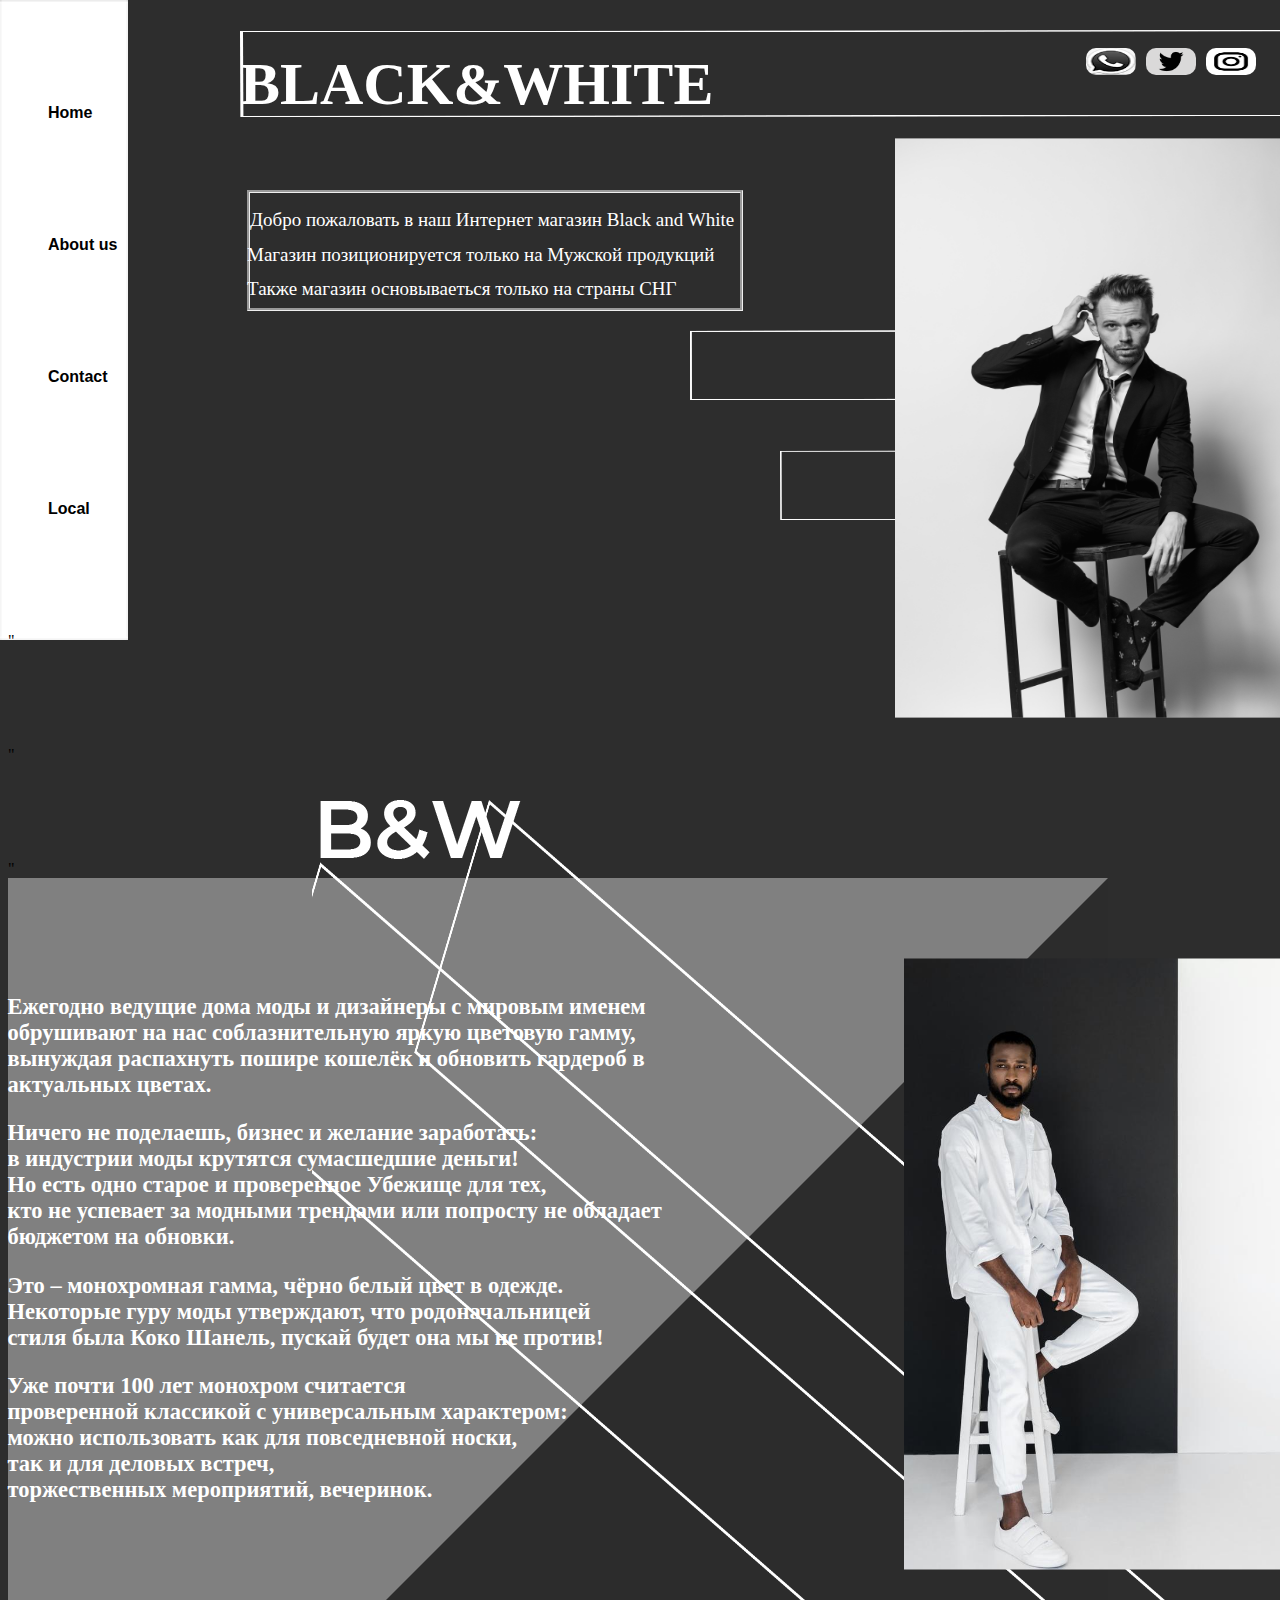
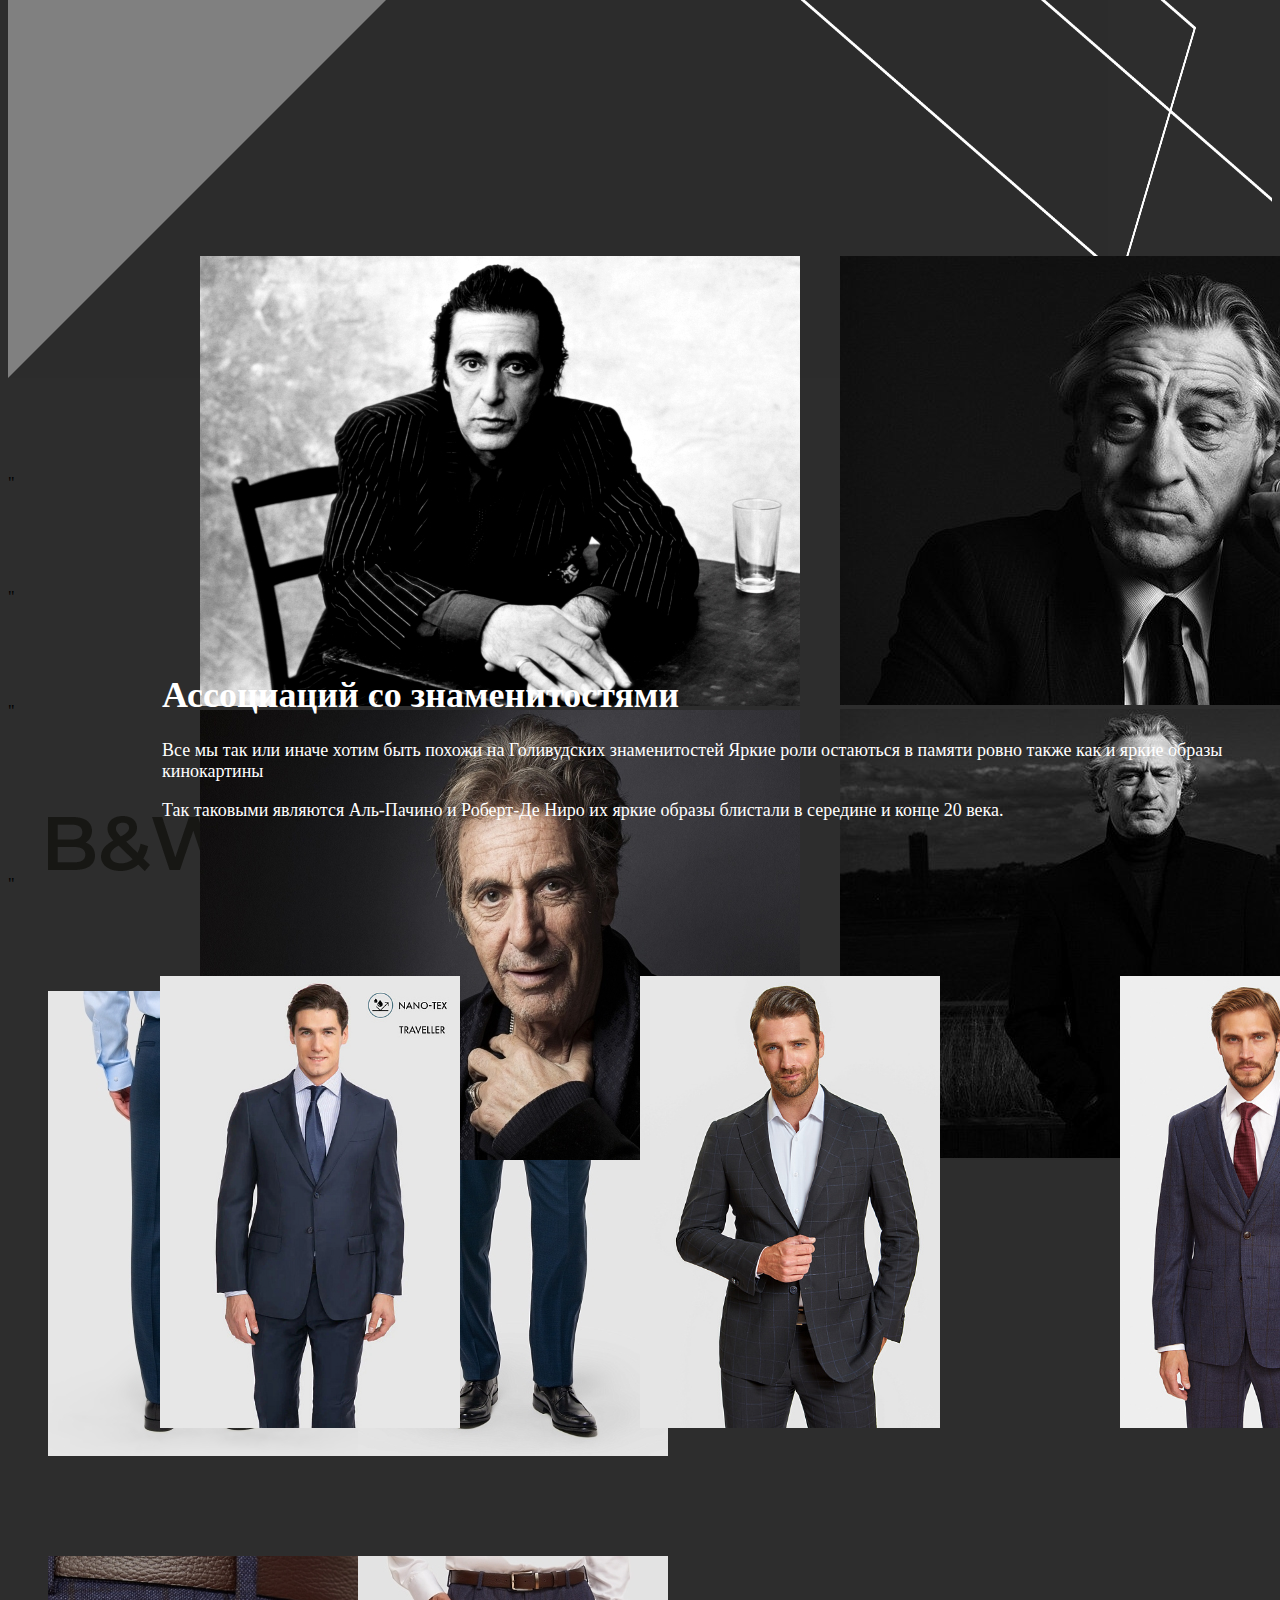
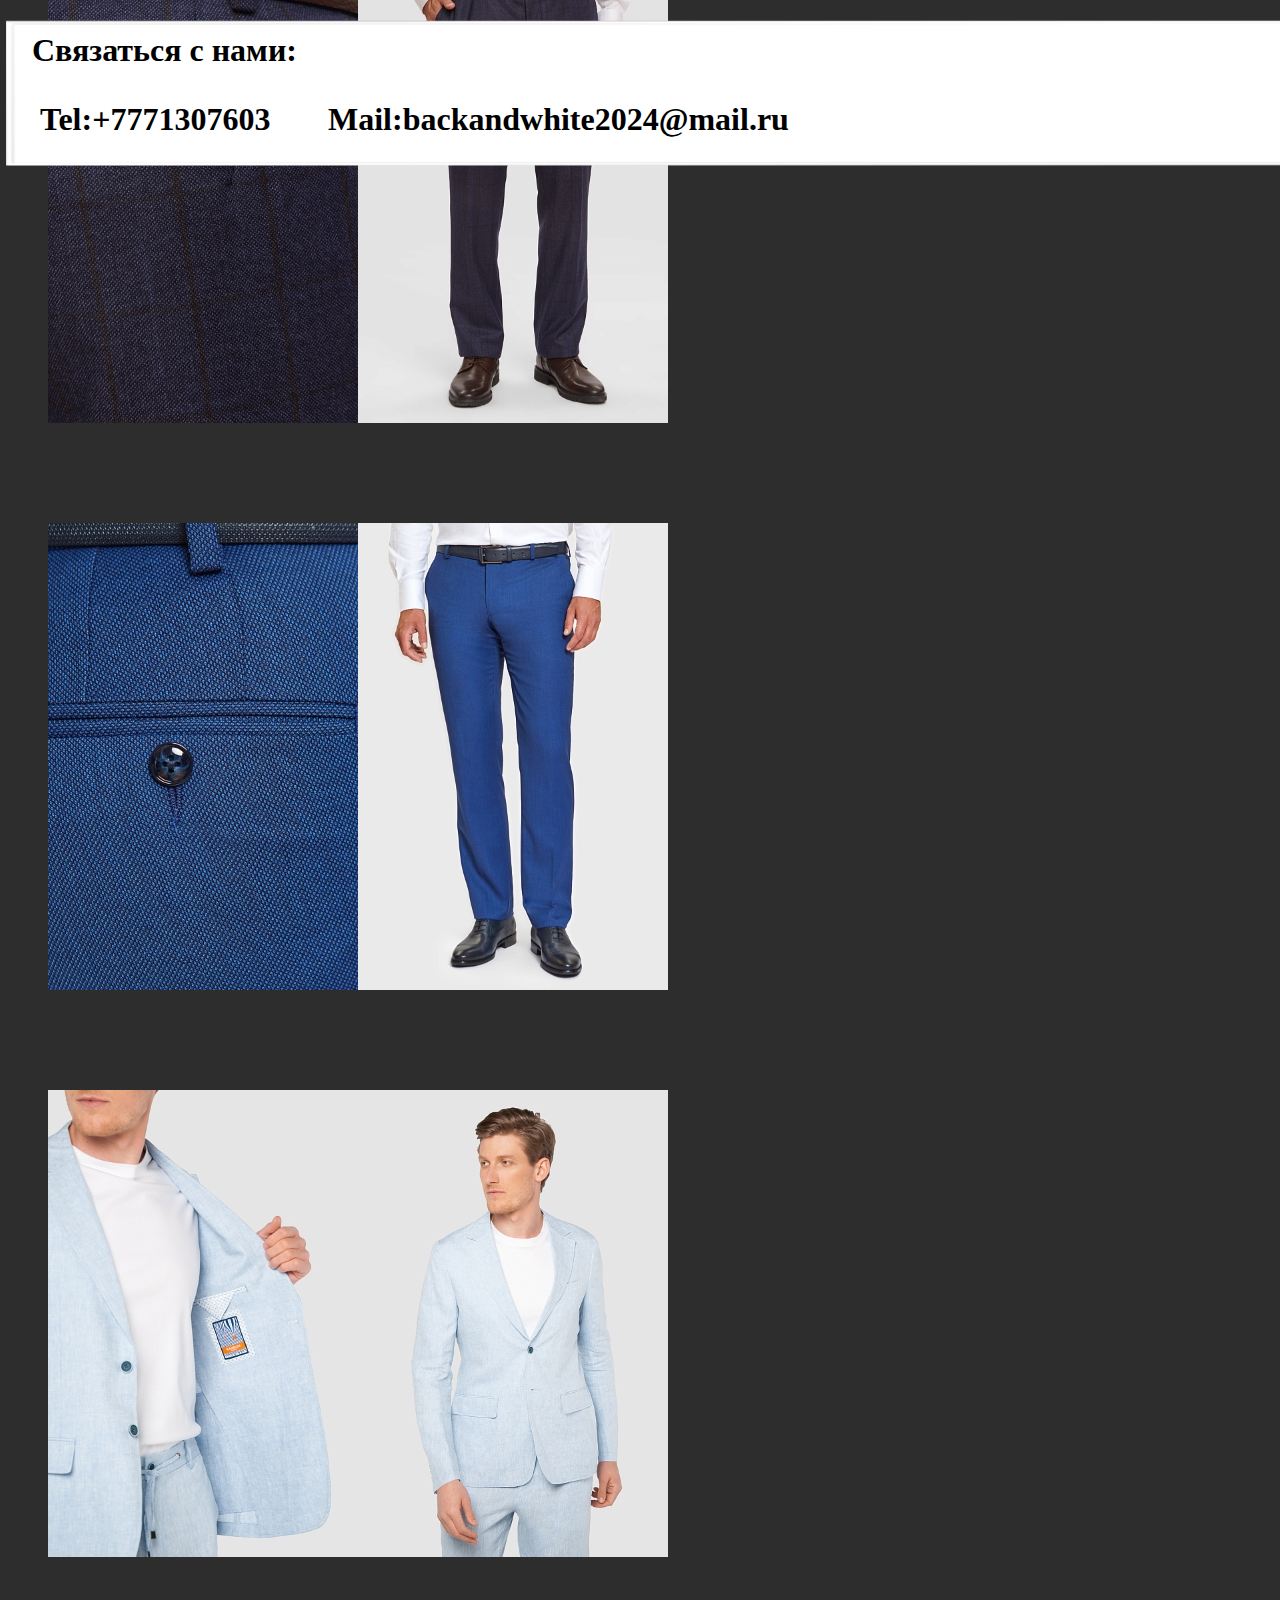
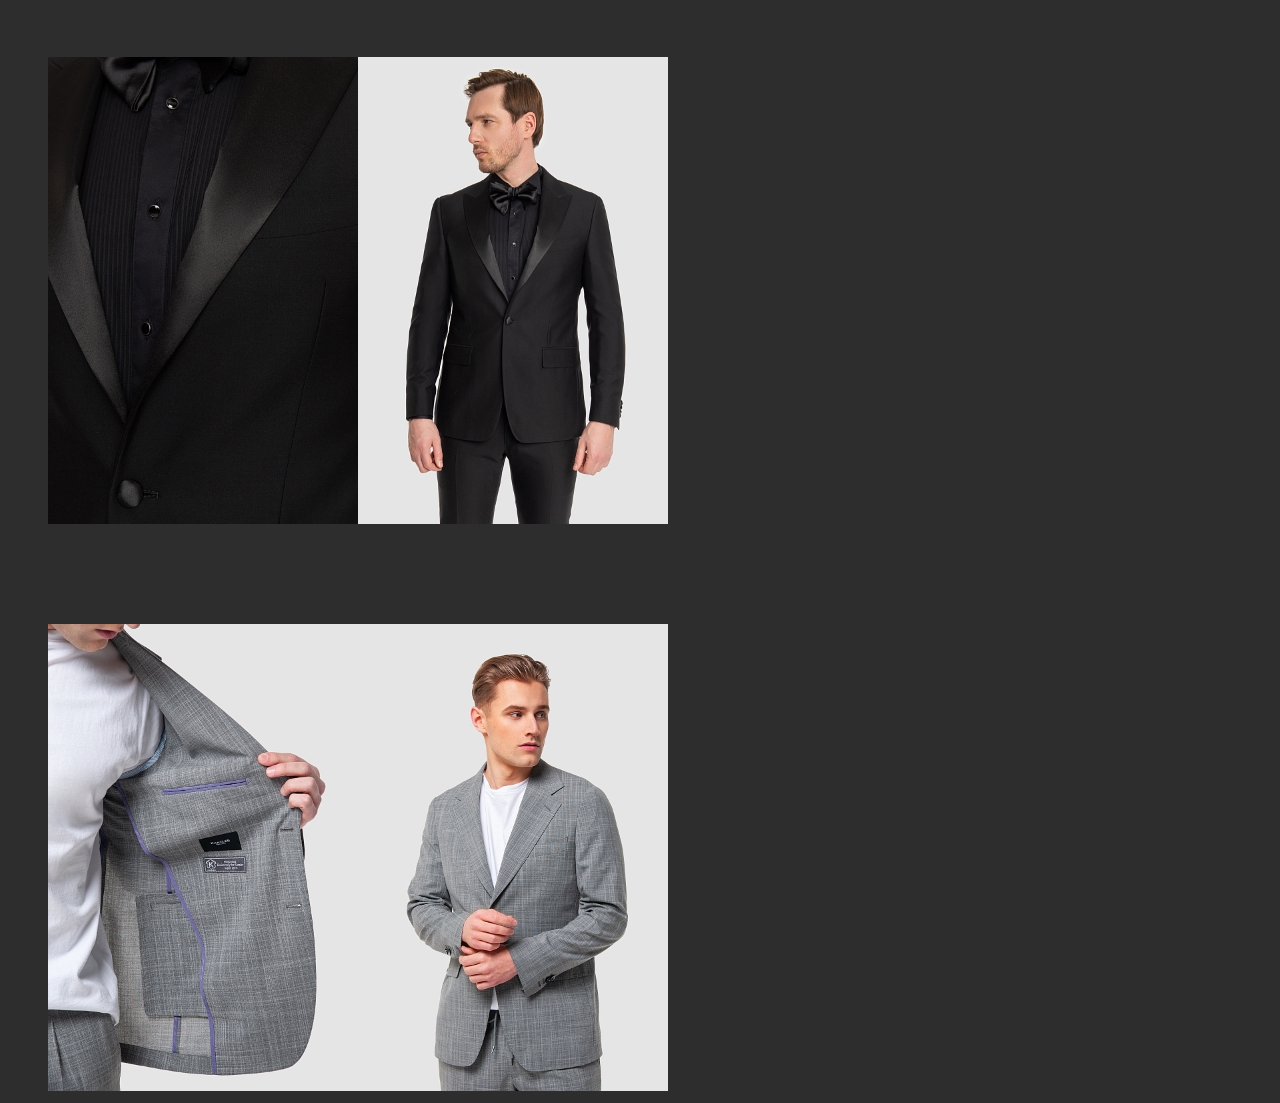
<file: index.html>
<!DOCTYPE html>
<html lang="en">
<head>
    <meta charset="UTF-8">
    <meta name="viewport" content="width=device-width, initial-scale=1.0">
    <title>Black and White</title>
    <link rel="stylesheet" a href="style.css">
</head>
<body>
    <div class="q">
        <div class="icon">
            <a href="#p1">Home</a><br>
            <a href="about us.html">About us</a><br>
            <a href="#p3">Contact</a><br>
            <a href="https://www.google.com/maps/place/%22%D0%92%D1%8B%D1%81%D1%88%D0%B8%D0%B9+%D1%82%D0%B5%D1%85%D0%BD%D0%B8%D1%87%D0%B5%D1%81%D0%BA%D0%B8%D0%B9+%D0%BA%D0%BE%D0%BB%D0%BB%D0%B5%D0%B4%D0%B6+%D0%B8%D0%BC%D0%B5%D0%BD%D0%B8+%22%D0%A5%D1%83%D1%80%D0%B1%D0%B0%D0%BD%D0%B0+%D0%A5%D0%B0%D0%BD%D0%B4%D0%B6%D0%B8%22/@53.2727813,69.4087124,16z/data=!4m6!3m5!1s0x424c9461df8eff7f:0xf34c1936304b8469!8m2!3d53.2720281!4d69.4061478!16s%2Fg%2F11g6rlfgt9?entry=ttu"">Local</a><br>
        </div>
        <img src="Rectangle6.png" class="fol"> 
        <img src="Rectangle6.png"  class="fol1"> 
        <img src="Rectangle2.png"  class="rectangle2">
        <img src="Logo2.png"  class="l">
        <a href="https://www.instagram.com/" target="_blank"><img src="instagram.png" alt="Fringe" class="insta"></a>"
        <a href="https://twitter.com/?lang=ru/" target="_blank"><img src="twitter.png" alt="Fringe" class="twitter"></a>"
        <a href="https://www.whatsapp.com/?lang=ru_RU/" target="_blank"><img src="watsapp.png" alt="Fringe" class="whatsapp"></a>"
    </div>
    <div class="text1">
        <p id="p1"> Добро пожаловать в наш Интернет магазин Black and White
    </div>
    <div class="text2">
        <p>Магазин позиционируется только на Мужской продукций<br>
        <p>
        </p>
        Также магазин основываеться только на страны СНГ
    </div>
    <div class="logo">
        BLACK&WHITE
    </div>
    <img src="photo3.jpg"  class="photo2">
    <table>
        <table border="550">
    <div class="text3">
        <h2>Ежегодно ведущие дома моды и дизайнеры с мировым именем<br>
             обрушивают на нас соблазнительную яркую цветовую гамму,<br>
         вынуждая распахнуть пошире кошелёк и обновить гардероб в<br>
          актуальных цветах.<br>
          <p></p>
         Ничего не поделаешь, бизнес и желание заработать:<br>
          в индустрии моды крутятся сумасшедшие деньги!<br>
           Но есть одно старое и проверенное Убежище для тех,<br>
            кто не успевает за модными трендами или попросту не обладает<br>
             бюджетом на обновки. <br>
             <p></p>

          Это – монохромная гамма, чёрно белый цвет в одежде.<br>
        Некоторые гуру моды утверждают, что родоначальницей<br> стиля была Коко Шанель,
         пускай будет она мы не против!<br>
<p></p>

         Уже почти 100 лет монохром считается<br> проверенной классикой с
          универсальным характером:<br>
         можно использовать как для повседневной носки, <br>так и для деловых встреч,<br>
          торжественных мероприятий, вечеринок.</h2>
    </div>
    </table>
    <img src="Rectangle4.png"  class="free">
    <img src="Rectangle6.png"  class="fol">
   
    <style type="text/css"></style>
        <a class="deniro" href="https://ru.wikipedia.org/wiki/%D0%94%D0%B5_%D0%9D%D0%B8%D1%80%D0%BE,_%D0%A0%D0%BE%D0%B1%D0%B5%D1%80%D1%82">
            <img class="de" src="photo6.jpg" />
            <img class="ni" src="dec.jpg" />
            </a>
            <style type="text/css"></style>
            <a class="pacino" href="https://ru.wikipedia.org/wiki/%D0%9F%D0%B0%D1%87%D0%B8%D0%BD%D0%BE,_%D0%90%D0%BB%D1%8C">
                <img class="pc" src="Al_Pacino.jpg" />
                <img class="no" src="Al-Pacino-4.jpg" />
                </a>

    <div class="text4">
        <H1>Ассоциаций сo знаменитостями</H1>
        Все мы так или иначе хотим быть похожи на Голивудских знаменитостей
        Яркие роли остаються в памяти ровно также как и яркие образы кинокартины<br>
        <p></p>
        Так таковыми являются Аль-Пачино и Роберт-Де Ниро их яркие образы блистали 
        в середине и конце 20 века.
    </div>
    <a href="Untitled-3.html" target="_blank"><img src="kos1.jpg" alt="Fringe" class="g"></a>"
    <a href="shop now.html" target="_blank"><img src="kostum3-5.jpg" alt="Fringe" class="a"></a>"
    <a href="Untitled-4.html" target="_blank"><img src="ks1.jpg" alt="Fringe" class="c"></a>"
    
    <img src="Rectangle3.png" alt="" class="rectangle3">
    <a href="tel:87771307603" class="tel"><h1>Tel:+7771307603</h1></a>
    <a href="https://e.mail.ru/inbox/?authid=lo0chm95.g59&back=1%2C1&dwhsplit=s10273.b1ss12743c1s&from=login&x-login-auth=1" class="mail"><h1> Mail:backandwhite2024@mail.ru</h1></a>
    <div class="text10">
        <h1><p id="p3"> <h1>Связаться с нами:</h1>
    </div>
  <a href="logo.html" target="_blank"><img src="Logo.png" alt="" class="x "></a>"
        <img src="photo.png"  class="pht"> 
        <style type="text/css"></style>
        <a class="demo" href="s1.html">
            <img class="raz" src="cd1.jpg" />
            <img class="dva" src="cd.jpg" />
            </a>
            <style type="text/css"></style>
        <a class="semo" href="s2.html">
            <img class="rz" src="cf1.jpg" />
            <img class="da" src="cf.jpg" />
            </a>
            <style type="text/css"></style>
            <a class="femo" href="s3.html">
                <img class="ma" src="cc1.jpg" />
                <img class="f" src="cc.jpg" />
                </a>
             
                <style type="text/css"></style>
        <a class="aemo" href="red.html">
            <img class="pl" src="cv1.jpg" />
            <img class="pk" src="cv.jpg" />
            </a>
            <style type="text/css"></style>
        <a class="qemo" href="html1.html">
            <img class="bz" src="cx1.jpg" />
            <img class="zx" src="cx.jpg" />
            </a>
            <style type="text/css"></style>
            <a class="lemo" href="blue.html">
                <img class="as" src="cz1.jpg" />
                <img class="cv" src="cz.jpg" />
                </a>
                
    </div>
</head>
</body>
</html>
</file>
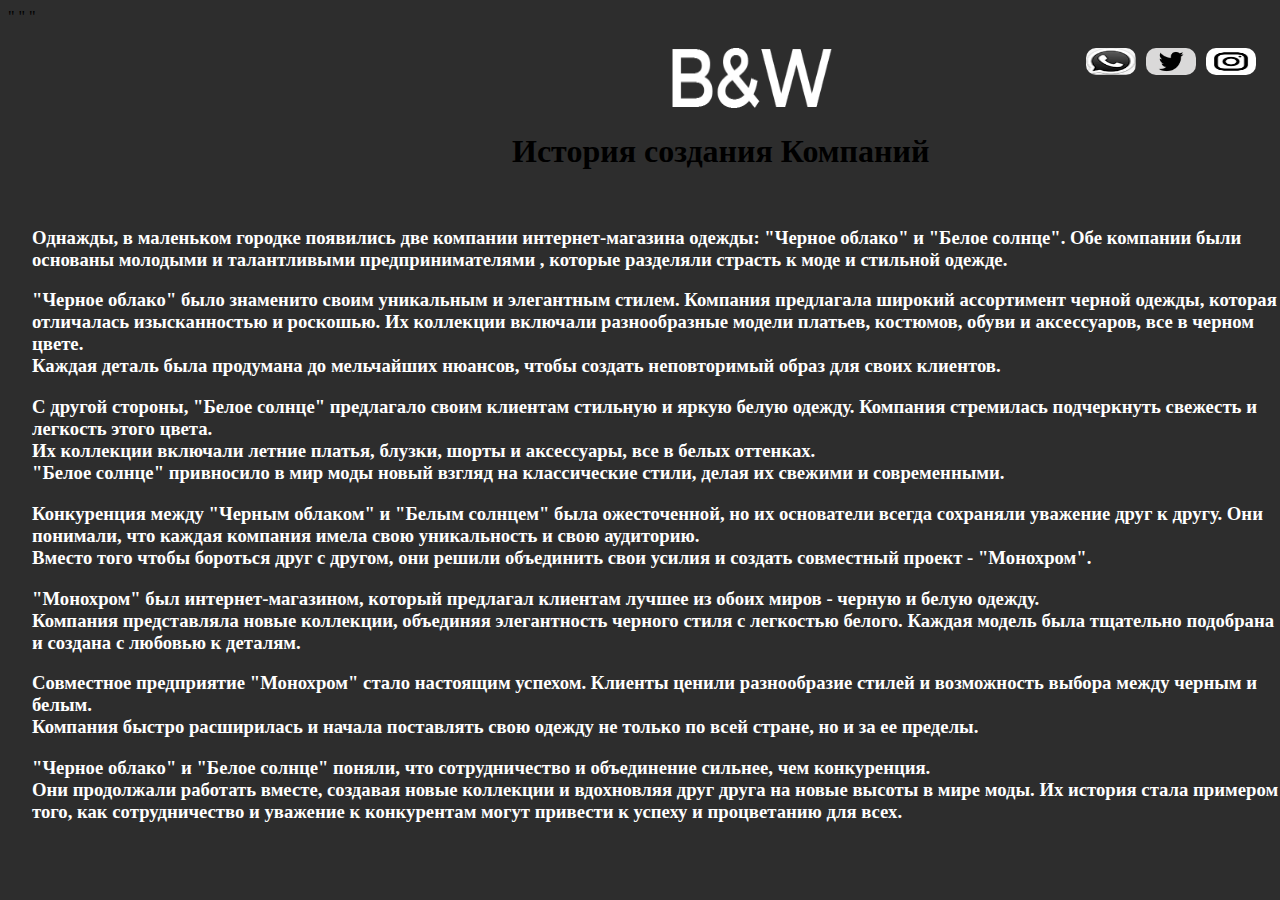
<file: about us.html>
<!DOCTYPE html>
<html lang="en">
<head>
    <meta charset="UTF-8">
    <meta name="viewport" content="width=device-width, initial-scale=1.0">
    <title>about us</title>
    <link rel="stylesheet" a href="about.css">
</head>
<body>
    <div class="text8">
        <h3>Однажды, в маленьком городке появились две компании интернет-магазина одежды:
             "Черное облако" и "Белое солнце". Обе компании были основаны молодыми и талантливыми предпринимателями
             , которые разделяли страсть к моде и стильной одежде.
<p></p>
"Черное облако" было знаменито своим уникальным и элегантным стилем.
 Компания предлагала широкий ассортимент черной одежды, которая отличалась изысканностью и роскошью.
  Их коллекции включали разнообразные модели платьев, костюмов, обуви и аксессуаров, все в черном цвете.<br>
   Каждая деталь была продумана до мельчайших нюансов, чтобы создать неповторимый образ для своих клиентов.<br>
<p></p>
С другой стороны, "Белое солнце" предлагало своим клиентам стильную и яркую белую одежду.
 Компания стремилась подчеркнуть свежесть и легкость этого цвета.<br>
  Их коллекции включали летние платья, блузки, шорты и аксессуары, все в белых оттенках.<br>
   "Белое солнце" привносило в мир моды новый взгляд на классические стили, делая их свежими и современными.<br>
<p></p>
Конкуренция между "Черным облаком" и "Белым солнцем" была ожесточенной, но их основатели всегда сохраняли уважение друг к другу.
 Они понимали, что каждая компания имела свою уникальность и свою аудиторию.<br>
  Вместо того чтобы бороться друг с другом, они решили объединить свои усилия и создать совместный проект - "Монохром".
<p></p>
"Монохром" был интернет-магазином, который предлагал клиентам лучшее из обоих миров - черную и белую одежду.<br>
 Компания представляла новые коллекции, объединяя элегантность черного стиля с легкостью белого.
  Каждая модель была тщательно подобрана и создана с любовью к деталям.
<p></p>
Совместное предприятие "Монохром" стало настоящим успехом.
 Клиенты ценили разнообразие стилей и возможность выбора между черным и белым.<br>
  Компания быстро расширилась и начала поставлять свою одежду не только по всей стране, но и за ее пределы.
<p></p>
"Черное облако" и "Белое солнце" поняли, что сотрудничество и объединение сильнее, чем конкуренция.<br>
 Они продолжали работать вместе, создавая новые коллекции и вдохновляя друг друга на новые высоты в мире моды.
  Их история стала примером того, как сотрудничество и уважение к конкурентам могут привести к успеху и процветанию для всех.</h3>
    </div>
    <div class="text9">
        <h1>История создания Компаний</h1>
    </div>
    <a href="https://www.instagram.com/" target="_blank"><img src="instagram.png" alt="Fringe" class="insta"></a>"
    <a href="https://twitter.com/?lang=ru/" target="_blank"><img src="twitter.png" alt="Fringe" class="twitter"></a>"
    <a href="https://www.whatsapp.com/?lang=ru_RU/" target="_blank"><img src="watsapp.png" alt="Fringe" class="whatsapp"></a>"
    <img src="Logo2.png" alt="" class="l">
</div>
</body>
</html>
</file>
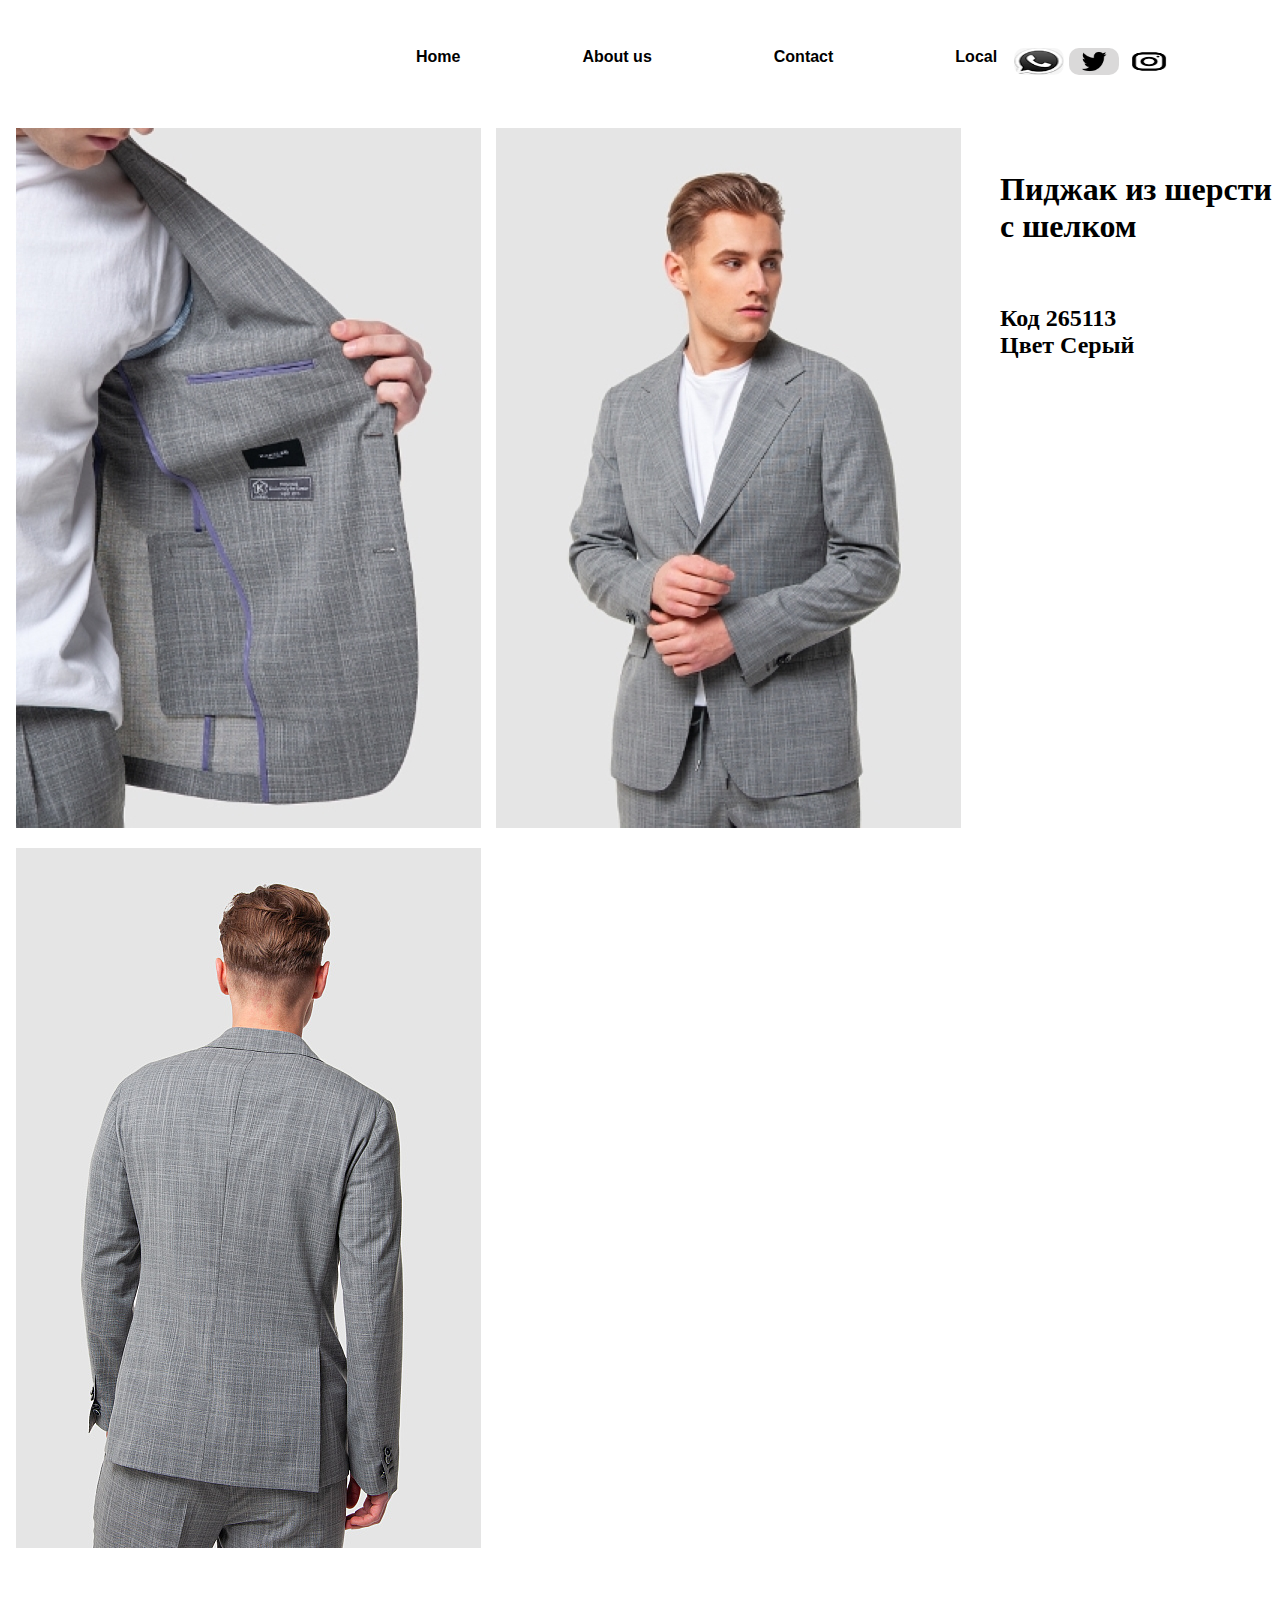
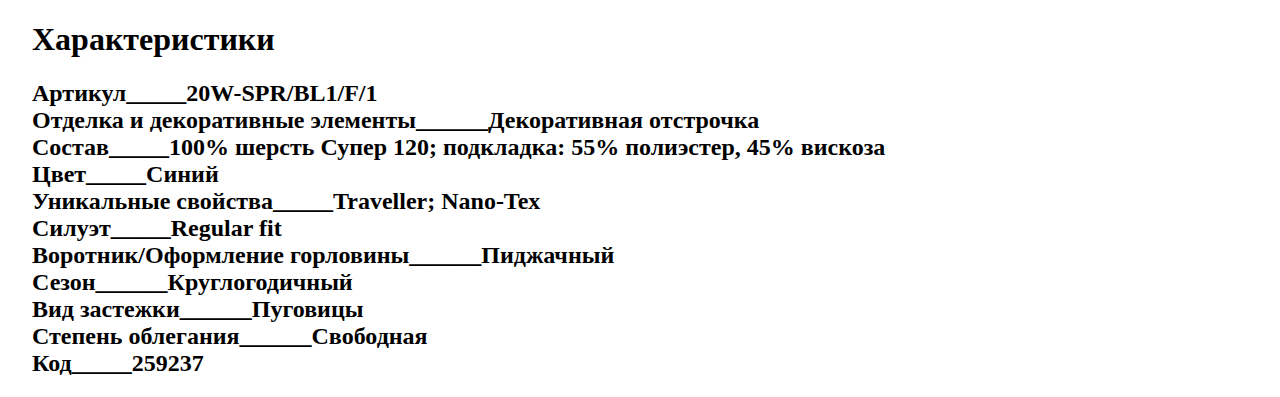
<file: blue.html>
<!DOCTYPE html>
<html lang="en">
<head>
    <meta charset="UTF-8">
    <meta name="viewport" content="width=device-width, initial-scale=1.0">
    <title>Shop</title>
    <link rel=" stylesheet" a href="qwe.css">
</head>
<body>
    <div class="q">
        <div class="icon">
            <a href="index.html">Home</a><br>
            <a href="about us.html">About us</a><br>
            <a href="index.html">Contact</a><br>
            <a href="https://www.google.com/maps/place/%22%D0%92%D1%8B%D1%81%D1%88%D0%B8%D0%B9+%D1%82%D0%B5%D1%85%D0%BD%D0%B8%D1%87%D0%B5%D1%81%D0%BA%D0%B8%D0%B9+%D0%BA%D0%BE%D0%BB%D0%BB%D0%B5%D0%B4%D0%B6+%D0%B8%D0%BC%D0%B5%D0%BD%D0%B8+%22%D0%A5%D1%83%D1%80%D0%B1%D0%B0%D0%BD%D0%B0+%D0%A5%D0%B0%D0%BD%D0%B4%D0%B6%D0%B8%22/@53.2727813,69.4087124,16z/data=!4m6!3m5!1s0x424c9461df8eff7f:0xf34c1936304b8469!8m2!3d53.2720281!4d69.4061478!16s%2Fg%2F11g6rlfgt9?entry=ttu">Local</a><br>
        </div>
        
       <img src="cz4.jpg" alt="" class="kc">
       <img src="cz3.jpg" alt="" class="k">
       <img src="cz2.jpg" alt="" class="kk">
    </div>
    <a href="https://www.instagram.com/" target="_blank"><img src="instagram.png" alt="Fringe" class="insta"></a>"
    <a href="https://twitter.com/?lang=ru/" target="_blank"><img src="twitter.png" alt="Fringe" class="twitter"></a>"
    <a href="https://www.whatsapp.com/?lang=ru_RU/" target="_blank"><img src="watsapp.png" alt="Fringe" class="whatsapp"></a>"
      </div>
    <div class="r">
        <h1>Характеристики</h1>
        <p></p>
        <h2>Артикул_____20W-SPR/BL1/F/1<bR>
        Отделка и декоративные элементы______Декоративная отстрочка<br>
        Состав_____100% шерсть Супер 120; подкладка: 55% полиэстер, 45% вискоза<br>
        Цвет_____Синий<br>
        Уникальные свойства_____Traveller; Nano-Tex<br>
        Силуэт_____Regular fit<br>
        Воротник/Оформление горловины______Пиджачный<br>
        Сезон______Круглогодичный<bR>
        Вид застежки______Пуговицы<br>
        Степень облегания______Свободная<br>
        Код_____259237</h2>
    </div>
    <a href="Untitled-2.html" class="shine-button">Корзина</a>
    </div>
    <div class="imf">
       <h1> Пиджак из шерсти с шелком</h1><br>
       <h2> Код 265113<br>
        Цвет Серый</h2>
    </div>
</body>
</html>
</file>
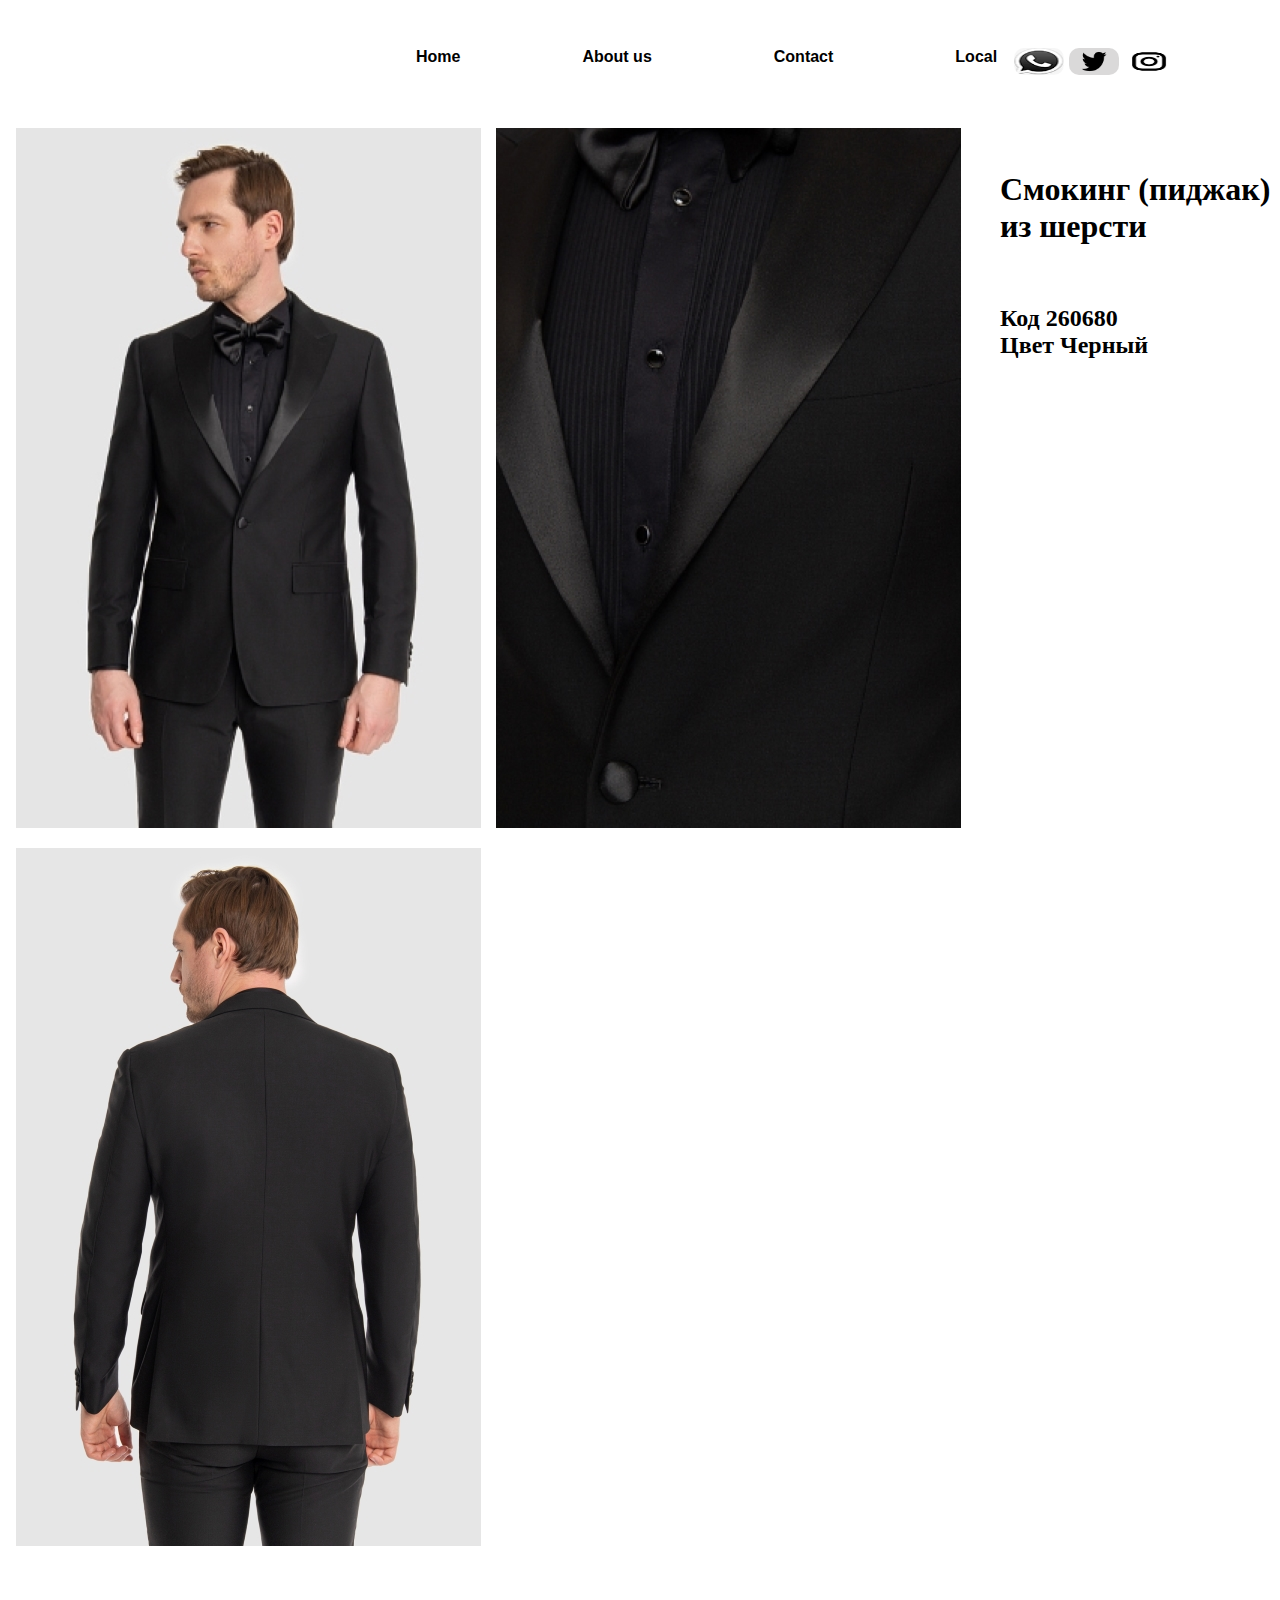
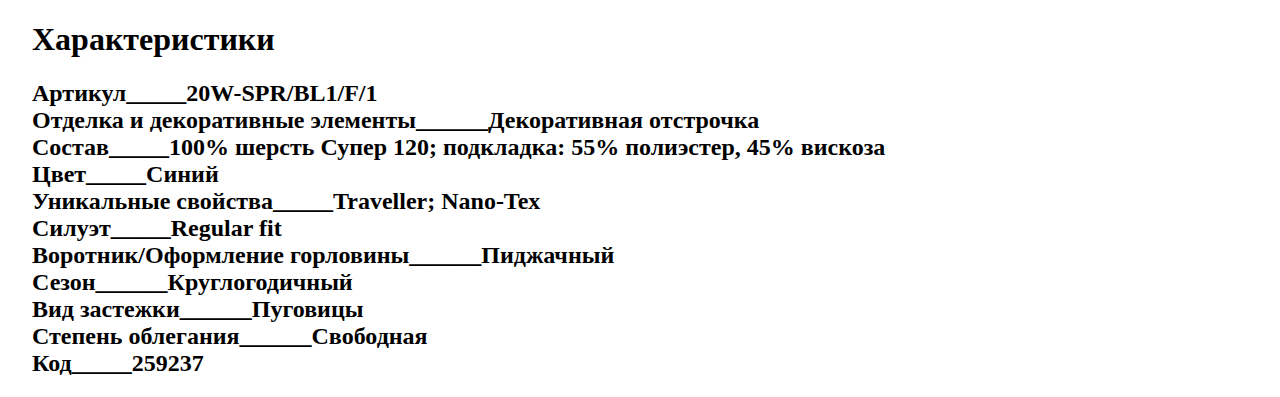
<file: html1.html>
<!DOCTYPE html>
<html lang="en">
<head>
    <meta charset="UTF-8">
    <meta name="viewport" content="width=device-width, initial-scale=1.0">
    <title>Shop</title>
    <link rel="stylesheet" a href="cd.css">
</head>
<body>
    <div class="q">
        <div class="icon">
            <a href="index.html">Home</a><br>
            <a href="about us.html">About us</a><br>
            <a href="index.html">Contact</a><br>
            <a href="https://www.google.com/maps/place/%22%D0%92%D1%8B%D1%81%D1%88%D0%B8%D0%B9+%D1%82%D0%B5%D1%85%D0%BD%D0%B8%D1%87%D0%B5%D1%81%D0%BA%D0%B8%D0%B9+%D0%BA%D0%BE%D0%BB%D0%BB%D0%B5%D0%B4%D0%B6+%D0%B8%D0%BC%D0%B5%D0%BD%D0%B8+%22%D0%A5%D1%83%D1%80%D0%B1%D0%B0%D0%BD%D0%B0+%D0%A5%D0%B0%D0%BD%D0%B4%D0%B6%D0%B8%22/@53.2727813,69.4087124,16z/data=!4m6!3m5!1s0x424c9461df8eff7f:0xf34c1936304b8469!8m2!3d53.2720281!4d69.4061478!16s%2Fg%2F11g6rlfgt9?entry=ttu">Local</a><br>
        </div>
        
       <img src="cx5.jpg" alt="" class="kc">
       <img src="cx6.jpg" alt="" class="k">
       <img src="cx7.jpg" alt="" class="kk">
    </div>
    <a href="https://www.instagram.com/" target="_blank"><img src="instagram.png" alt="Fringe" class="insta"></a>"
    <a href="https://twitter.com/?lang=ru/" target="_blank"><img src="twitter.png" alt="Fringe" class="twitter"></a>"
    <a href="https://www.whatsapp.com/?lang=ru_RU/" target="_blank"><img src="watsapp.png" alt="Fringe" class="whatsapp"></a>"
      </div>
    <div class="r">
        <h1>Характеристики</h1>
        <p></p>
        <h2>Артикул_____20W-SPR/BL1/F/1<bR>
        Отделка и декоративные элементы______Декоративная отстрочка<br>
        Состав_____100% шерсть Супер 120; подкладка: 55% полиэстер, 45% вискоза<br>
        Цвет_____Синий<br>
        Уникальные свойства_____Traveller; Nano-Tex<br>
        Силуэт_____Regular fit<br>
        Воротник/Оформление горловины______Пиджачный<br>
        Сезон______Круглогодичный<bR>
        Вид застежки______Пуговицы<br>
        Степень облегания______Свободная<br>
        Код_____259237</h2>
    </div>
    <a href="Untitled-2.html" class="shine-button">Корзина</a>
    </div>
    <div class="imf">
        <h1>Смокинг (пиджак) из шерсти</h1><br>
       <h2>Код 260680<br>
        Цвет Черный</h2>
    </div>
</body>
</html>
</file>
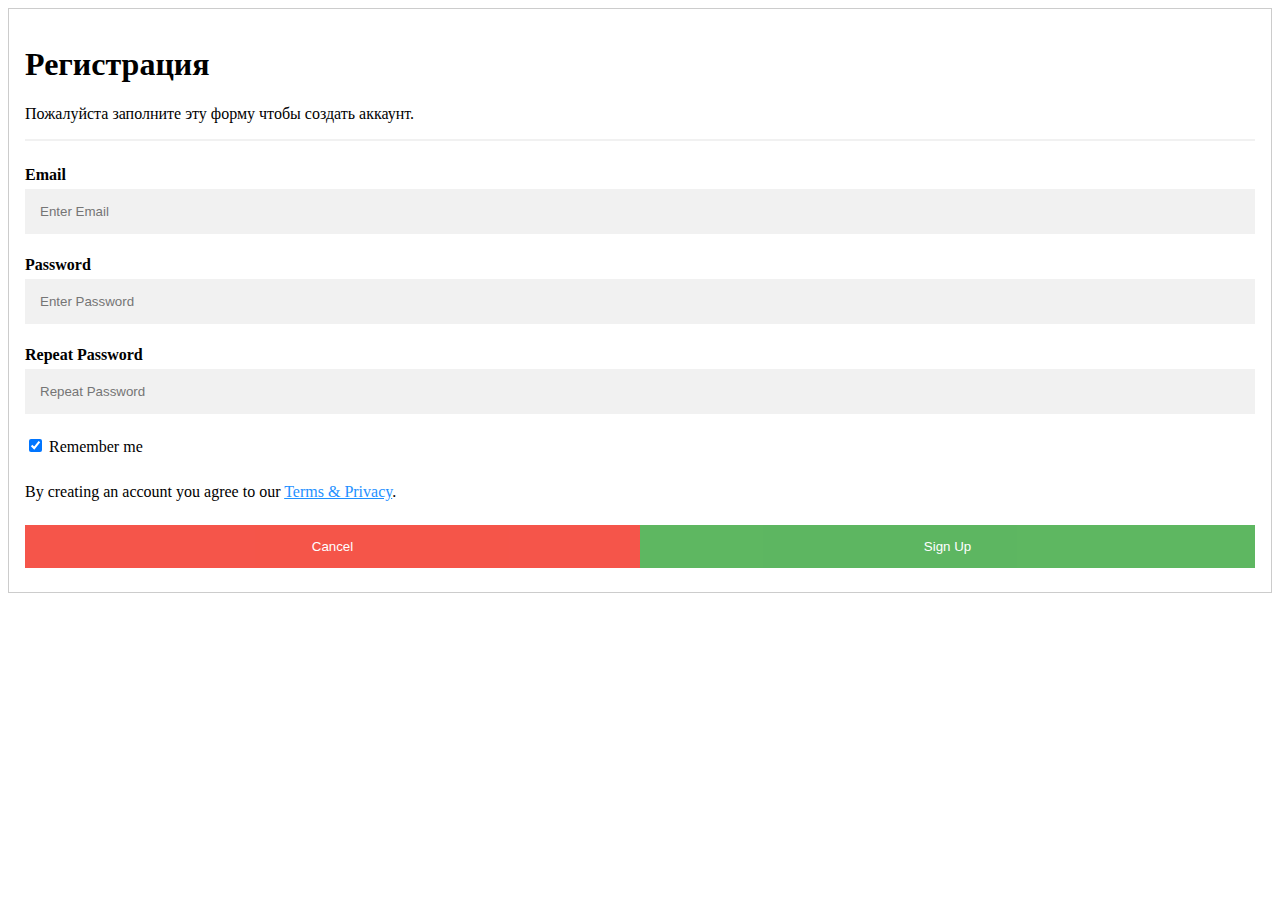
<file: logo.html>
<!DOCTYPE html>
<html lang="en">
<head>
    <meta charset="UTF-8">
    <meta name="viewport" content="width=device-width, initial-scale=1.0">
    <title>Sign up</title>
    <link rel="stylesheet" href="logo.css">
</head>
<body>
    <form action="action_page.php" style="border:1px solid #ccc">
        <div class="container">
          <h1>Регистрация</h1>
          <p>Пожалуйста заполните эту форму чтобы создать аккаунт.</p>
          <hr>
      
          <label for="email"><b>Email</b></label>
          <input type="text" placeholder="Enter Email" name="email" required>
      
          <label for="psw"><b>Password</b></label>
          <input type="password" placeholder="Enter Password" name="psw" required>
      
          <label for="psw-repeat"><b>Repeat Password</b></label>
          <input type="password" placeholder="Repeat Password" name="psw-repeat" required>
      
          <label>
            <input type="checkbox" checked="checked" name="remember" style="margin-bottom:15px"> Remember me
          </label>
      
          <p>By creating an account you agree to our <a href="#" style="color:dodgerblue">Terms & Privacy</a>.</p>
      
          <div class="clearfix">
            <button type="button" class="cancelbtn">Cancel</button>
            <button type="submit" class="signupbtn">Sign Up</button>
          </div>
        </div>
      </form>
</body>
</html>
</file>
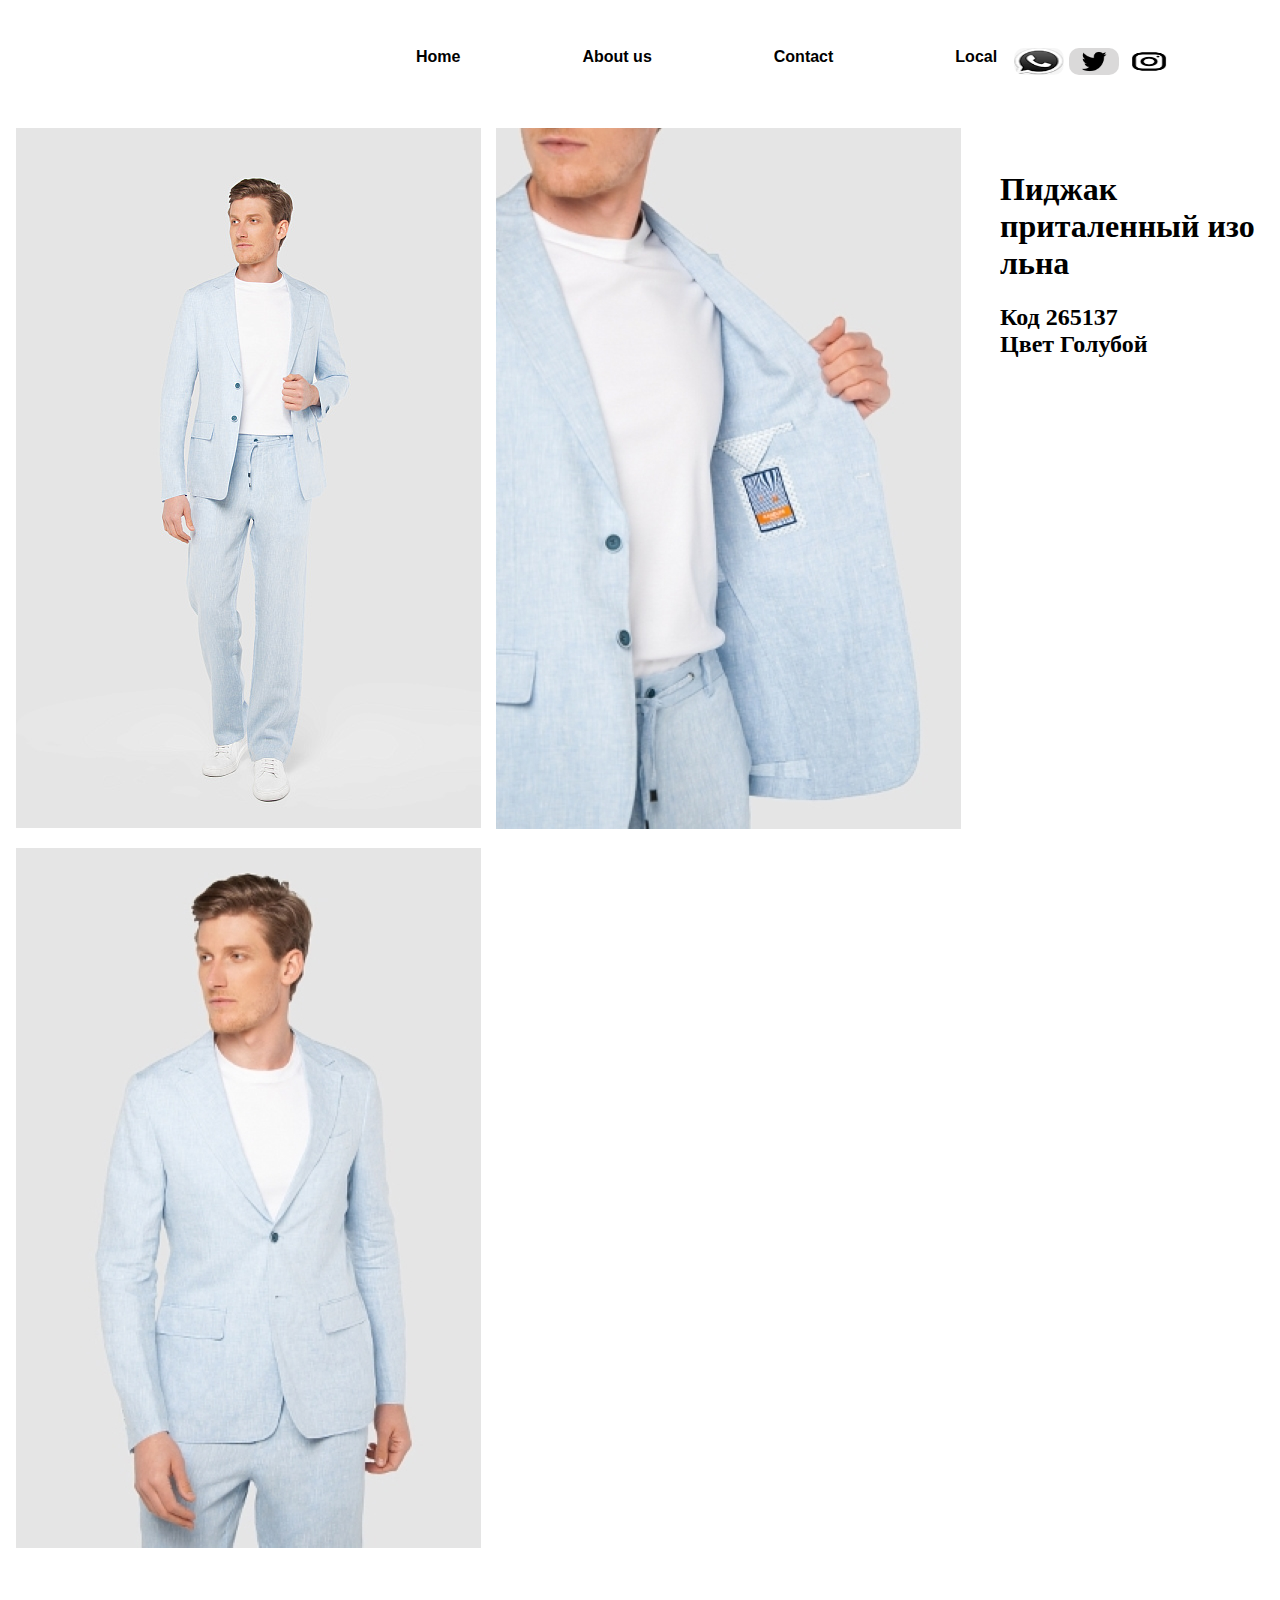
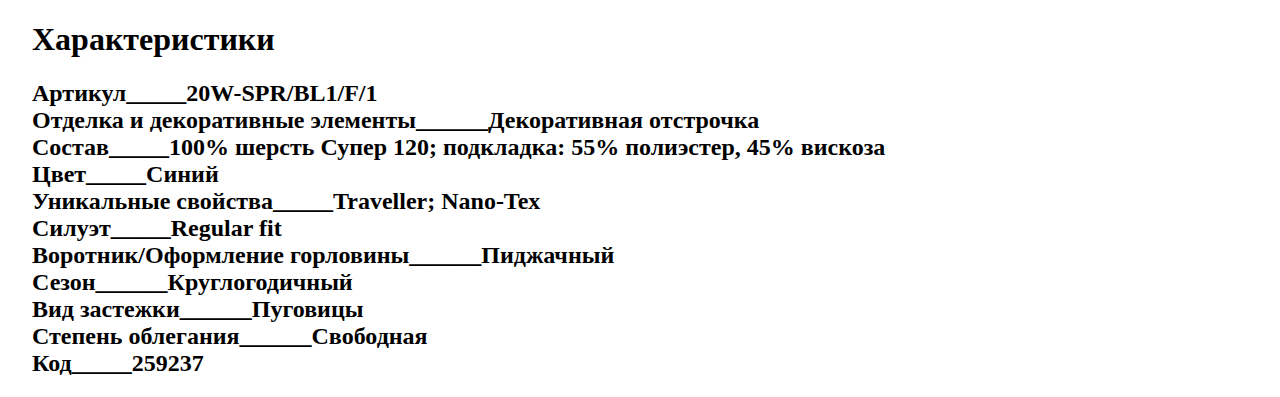
<file: red.html>
<!DOCTYPE html>
<html lang="en">
<head>
    <meta charset="UTF-8">
    <meta name="viewport" content="width=device-width, initial-scale=1.0">
    <title>Shop</title>
    <link rel="stylesheet" a href="bv.css">
</head>
<body>
    <div class="q">
        <div class="icon">
            <a href="index.html">Home</a><br>
            <a href="about us.html">About us</a><br>
            <a href="index.html">Contact</a><br>
            <a href="https://www.google.com/maps/place/%22%D0%92%D1%8B%D1%81%D1%88%D0%B8%D0%B9+%D1%82%D0%B5%D1%85%D0%BD%D0%B8%D1%87%D0%B5%D1%81%D0%BA%D0%B8%D0%B9+%D0%BA%D0%BE%D0%BB%D0%BB%D0%B5%D0%B4%D0%B6+%D0%B8%D0%BC%D0%B5%D0%BD%D0%B8+%22%D0%A5%D1%83%D1%80%D0%B1%D0%B0%D0%BD%D0%B0+%D0%A5%D0%B0%D0%BD%D0%B4%D0%B6%D0%B8%22/@53.2727813,69.4087124,16z/data=!4m6!3m5!1s0x424c9461df8eff7f:0xf34c1936304b8469!8m2!3d53.2720281!4d69.4061478!16s%2Fg%2F11g6rlfgt9?entry=ttu">Local</a><br>
        </div>
        
       <img src="cv2.jpg" alt="" class="kc">
       <img src="cv5.jpg" alt="" class="k">
       <img src="cv4.jpg"    alt="" class="kk">
    </div>
    <a href="https://www.instagram.com/" target="_blank"><img src="instagram.png" alt="Fringe" class="insta"></a>"
    <a href="https://twitter.com/?lang=ru/" target="_blank"><img src="twitter.png" alt="Fringe" class="twitter"></a>"
    <a href="https://www.whatsapp.com/?lang=ru_RU/" target="_blank"><img src="watsapp.png" alt="Fringe" class="whatsapp"></a>"
      </div>
    <div class="r">
        <h1>Характеристики</h1>
        <p></p>
        <h2>Артикул_____20W-SPR/BL1/F/1<bR>
        Отделка и декоративные элементы______Декоративная отстрочка<br>
        Состав_____100% шерсть Супер 120; подкладка: 55% полиэстер, 45% вискоза<br>
        Цвет_____Синий<br>
        Уникальные свойства_____Traveller; Nano-Tex<br>
        Силуэт_____Regular fit<br>
        Воротник/Оформление горловины______Пиджачный<br>
        Сезон______Круглогодичный<bR>
        Вид застежки______Пуговицы<br>
        Степень облегания______Свободная<br>
        Код_____259237</h2>
    </div>
    <a href="Untitled-2.html" class="shine-button">Корзина</a>
    </div>
    <div class="imf">
        <h1>Пиджак приталенный изо льна</h1>
        <h2>Код 265137<br>
        Цвет Голубой</h2>
    </div>
</body>
</html>
</file>
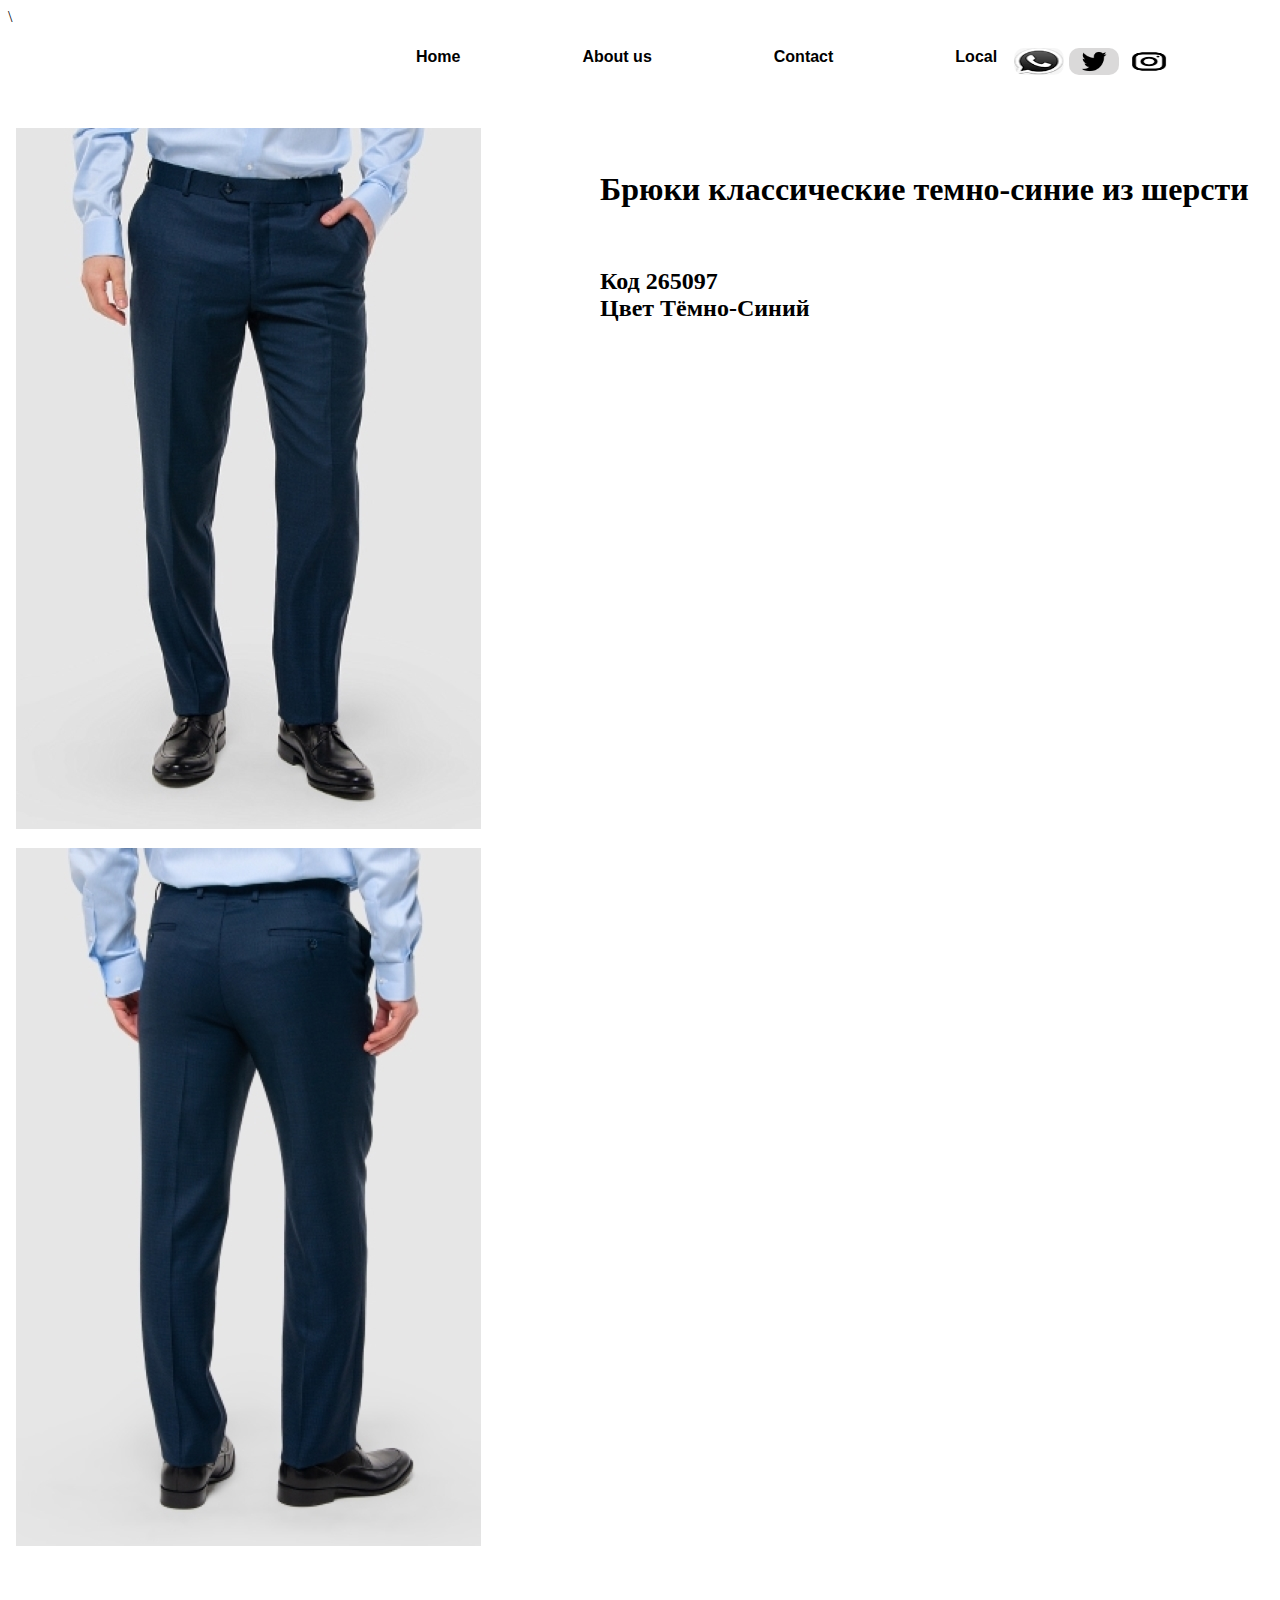
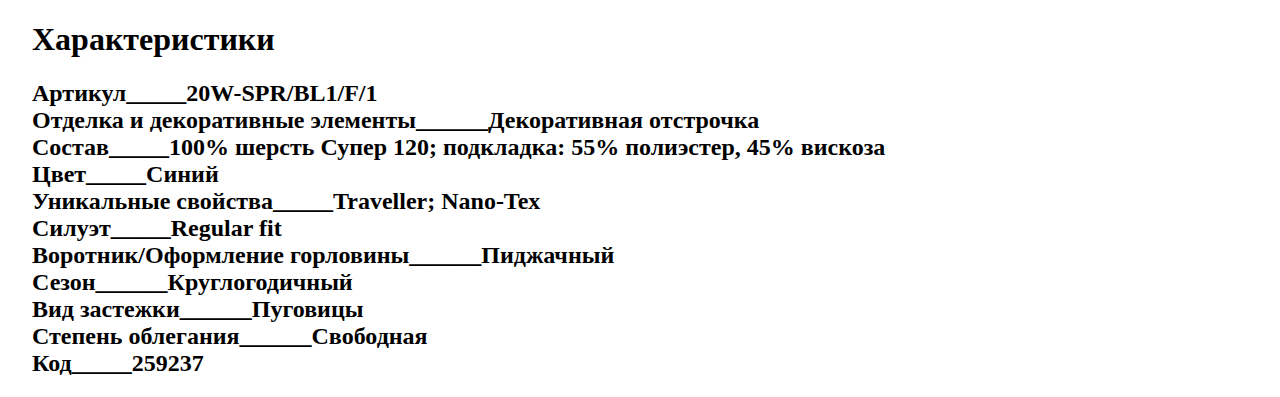
<file: s1.html>
<!DOCTYPE html>
<html lang="en">
<head>
    <meta charset="UTF-8">
    <meta name="viewport" content="width=device-width, initial-scale=1.0">
    <title>shop</title>\
    <link rel="stylesheet" a href="cs.css">
</head>
<body>
    <div class="q">
        <div class="icon">
            <a href="index.html">Home</a><br>
            <a href="about us.html">About us</a><br>
            <a href="index.html">Contact</a><br>
            <a href="https://www.google.com/maps/place/%22%D0%92%D1%8B%D1%81%D1%88%D0%B8%D0%B9+%D1%82%D0%B5%D1%85%D0%BD%D0%B8%D1%87%D0%B5%D1%81%D0%BA%D0%B8%D0%B9+%D0%BA%D0%BE%D0%BB%D0%BB%D0%B5%D0%B4%D0%B6+%D0%B8%D0%BC%D0%B5%D0%BD%D0%B8+%22%D0%A5%D1%83%D1%80%D0%B1%D0%B0%D0%BD%D0%B0+%D0%A5%D0%B0%D0%BD%D0%B4%D0%B6%D0%B8%22/@53.2727813,69.4087124,16z/data=!4m6!3m5!1s0x424c9461df8eff7f:0xf34c1936304b8469!8m2!3d53.2720281!4d69.4061478!16s%2Fg%2F11g6rlfgt9?entry=ttu">Local</a><br>
        </div>
        
       <img src="cd4.jpg" alt="" class="kc">
      
       <img src="cd5.jpg" alt="" class="kk">
    </div>
    <a href="https://www.instagram.com/" target="_blank"><img src="instagram.png" alt="Fringe" class="insta"></a>"
    <a href="https://twitter.com/?lang=ru/" target="_blank"><img src="twitter.png" alt="Fringe" class="twitter"></a>"
    <a href="https://www.whatsapp.com/?lang=ru_RU/" target="_blank"><img src="watsapp.png" alt="Fringe" class="whatsapp"></a>"
      </div>
    <div class="r">
        <h1>Характеристики</h1>
        <p></p>
        <h2>Артикул_____20W-SPR/BL1/F/1<bR>
        Отделка и декоративные элементы______Декоративная отстрочка<br>
        Состав_____100% шерсть Супер 120; подкладка: 55% полиэстер, 45% вискоза<br>
        Цвет_____Синий<br>
        Уникальные свойства_____Traveller; Nano-Tex<br>
        Силуэт_____Regular fit<br>
        Воротник/Оформление горловины______Пиджачный<br>
        Сезон______Круглогодичный<bR>
        Вид застежки______Пуговицы<br>
        Степень облегания______Свободная<br>
        Код_____259237</h2>
    </div>
    <a href="Untitled-2.html" class="shine-button">Корзина</a>
    </div>
    <div class="imf">
        <h1>Брюки классические темно-синие из шерсти</h1><br>
        <h2>Код 265097<br>
        Цвет Тёмно-Синий</h2>
    </div>
</body>
</html>
</body>
</html>
</file>
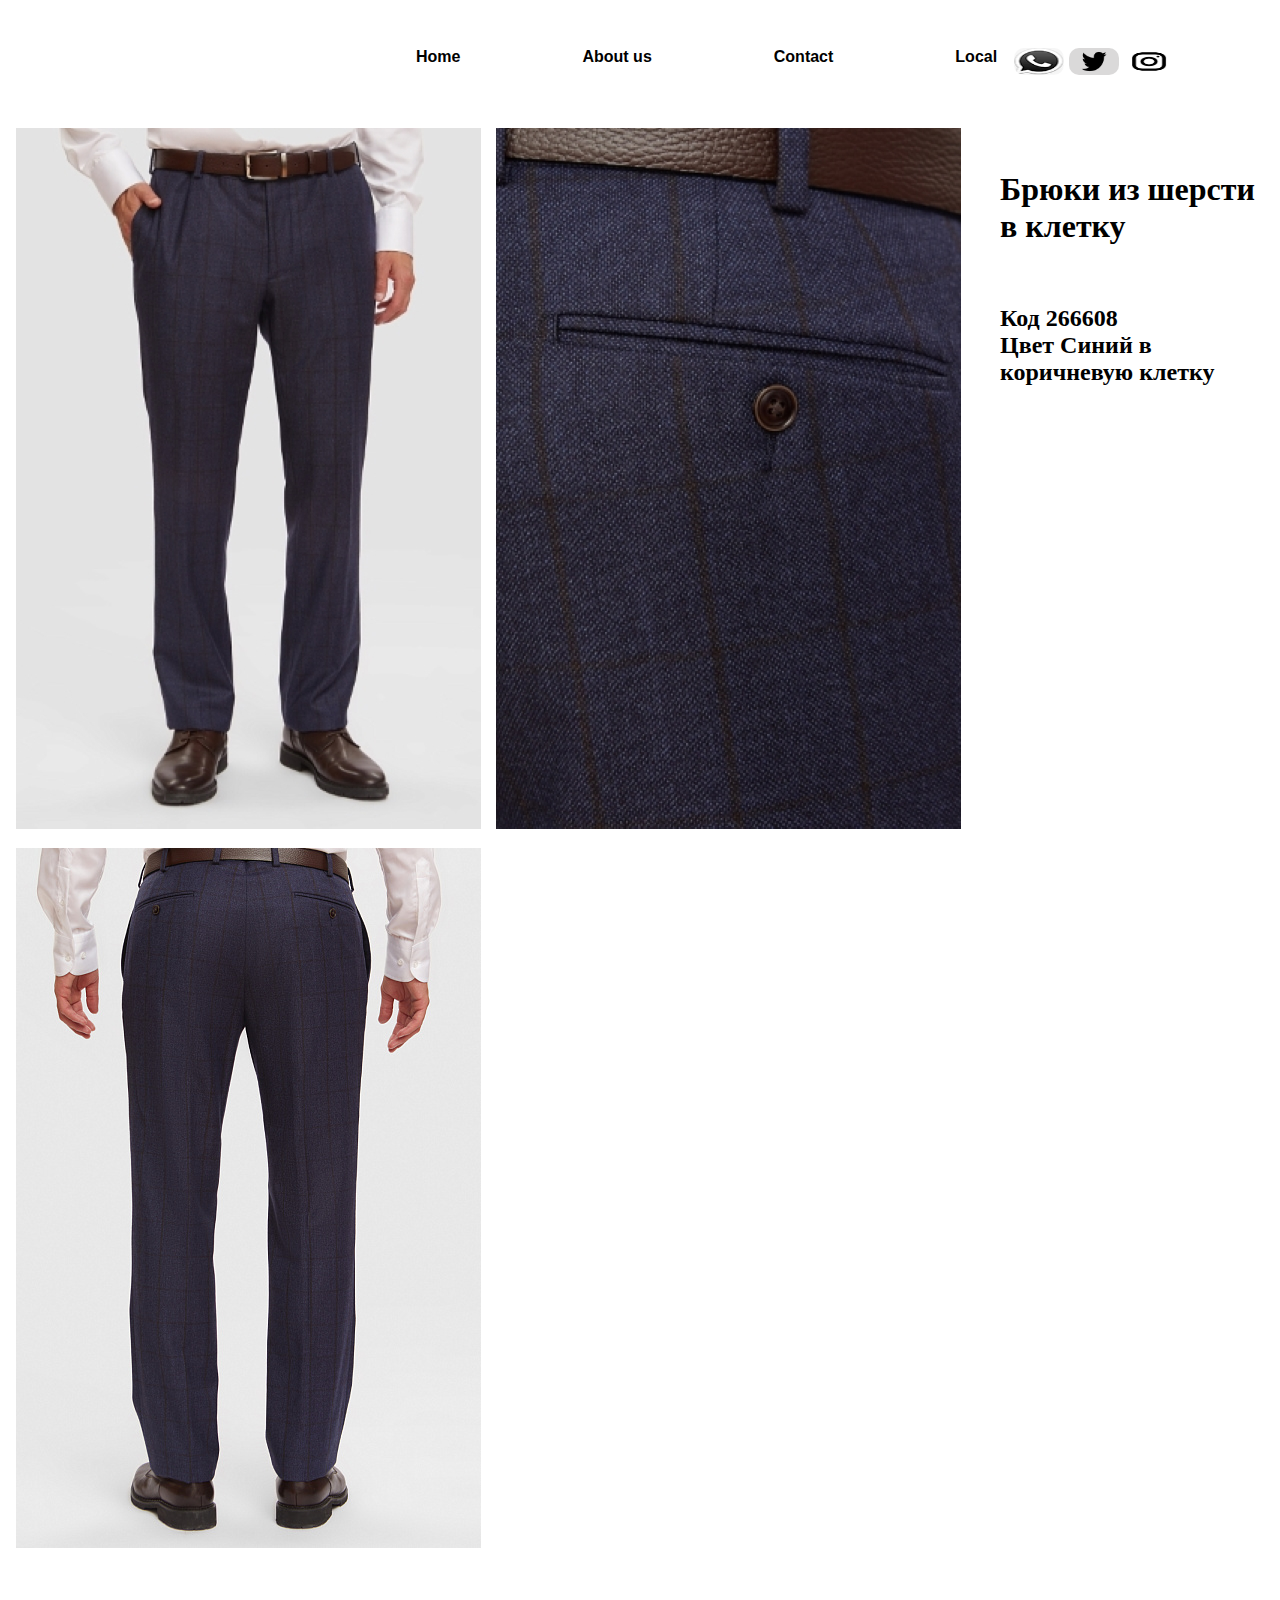
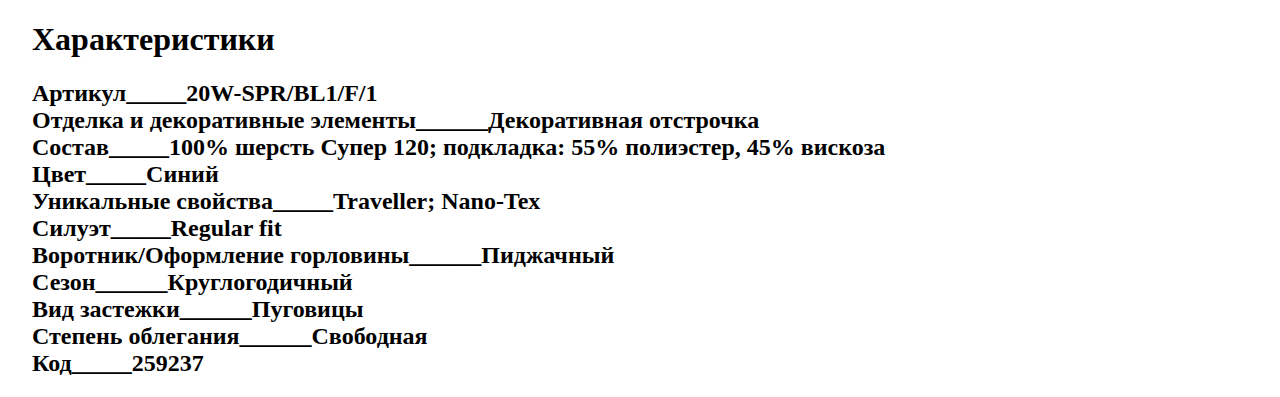
<file: s2.html>
<!DOCTYPE html>
<html lang="en">
<head>
    <meta charset="UTF-8">
    <meta name="viewport" content="width=device-width, initial-scale=1.0">
    <title>shop</title>
    <link rel="stylesheet" a href="ss.css">
</head>
<body>
    <div class="q">
        <div class="icon">
            <a href="index.html">Home</a><br>
            <a href="about us.html">About us</a><br>
            <a href="index.html">Contact</a><br>
            <a href="https://www.google.com/maps/place/%22%D0%92%D1%8B%D1%81%D1%88%D0%B8%D0%B9+%D1%82%D0%B5%D1%85%D0%BD%D0%B8%D1%87%D0%B5%D1%81%D0%BA%D0%B8%D0%B9+%D0%BA%D0%BE%D0%BB%D0%BB%D0%B5%D0%B4%D0%B6+%D0%B8%D0%BC%D0%B5%D0%BD%D0%B8+%22%D0%A5%D1%83%D1%80%D0%B1%D0%B0%D0%BD%D0%B0+%D0%A5%D0%B0%D0%BD%D0%B4%D0%B6%D0%B8%22/@53.2727813,69.4087124,16z/data=!4m6!3m5!1s0x424c9461df8eff7f:0xf34c1936304b8469!8m2!3d53.2720281!4d69.4061478!16s%2Fg%2F11g6rlfgt9?entry=ttu">Local</a><br>
        </div>
        
       <img src="cf5.jpg" alt="" class="kc">
       <img src="cf4.jpg" alt="" class="k">
       <img src="cf3.jpg" alt="" class="kk">
    </div>
    <a href="https://www.instagram.com/" target="_blank"><img src="instagram.png" alt="Fringe" class="insta"></a>"
    <a href="https://twitter.com/?lang=ru/" target="_blank"><img src="twitter.png" alt="Fringe" class="twitter"></a>"
    <a href="https://www.whatsapp.com/?lang=ru_RU/" target="_blank"><img src="watsapp.png" alt="Fringe" class="whatsapp"></a>"
      </div>
    <div class="r">
        <h1>Характеристики</h1>
        <p></p>
        <h2>Артикул_____20W-SPR/BL1/F/1<bR>
        Отделка и декоративные элементы______Декоративная отстрочка<br>
        Состав_____100% шерсть Супер 120; подкладка: 55% полиэстер, 45% вискоза<br>
        Цвет_____Синий<br>
        Уникальные свойства_____Traveller; Nano-Tex<br>
        Силуэт_____Regular fit<br>
        Воротник/Оформление горловины______Пиджачный<br>
        Сезон______Круглогодичный<bR>
        Вид застежки______Пуговицы<br>
        Степень облегания______Свободная<br>
        Код_____259237</h2>
    </div>
    <a href="Untitled-2.html" class="shine-button">Корзина</a>
    </div>
    <div class="imf">
       <h1>Брюки из шерсти в клетку</h1><br>
<h2>Код 266608<br>
Цвет Синий в коричневую клетку</h2>
    </div>
</body>
</html>
</file>
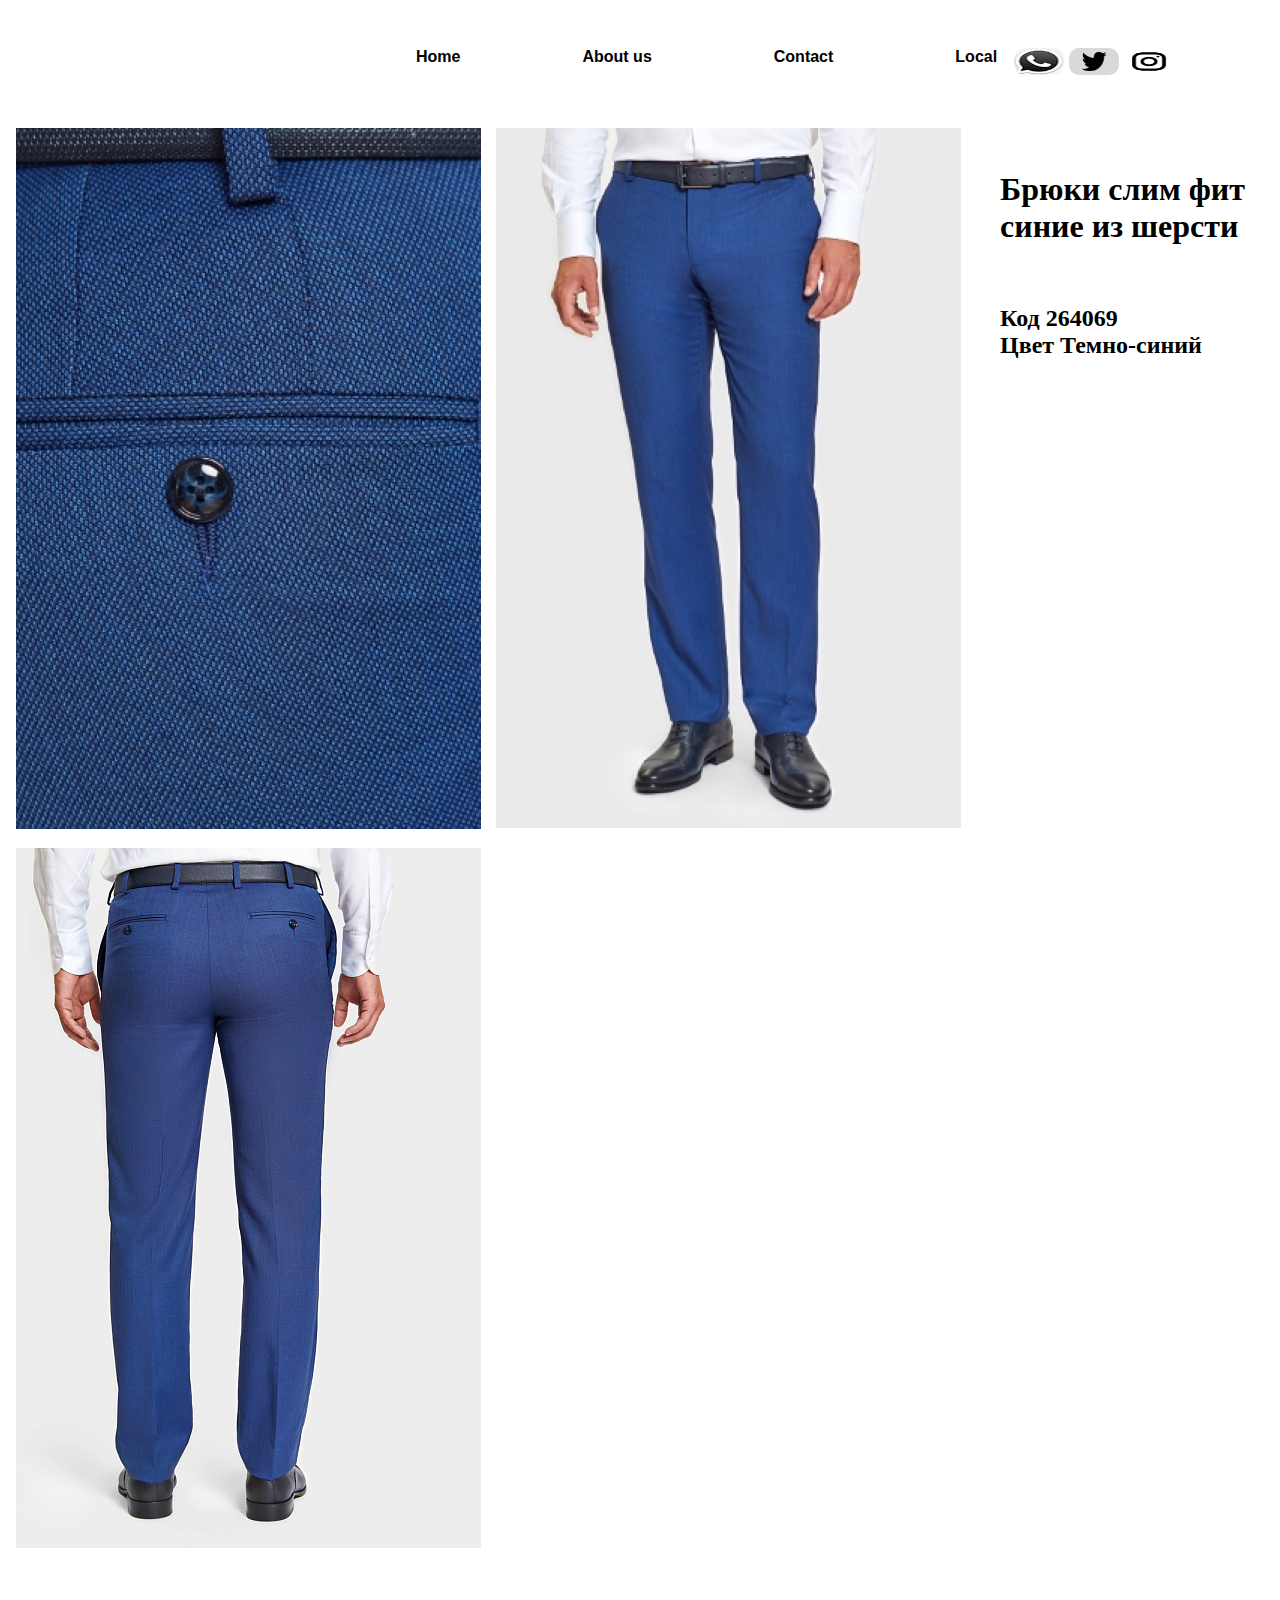
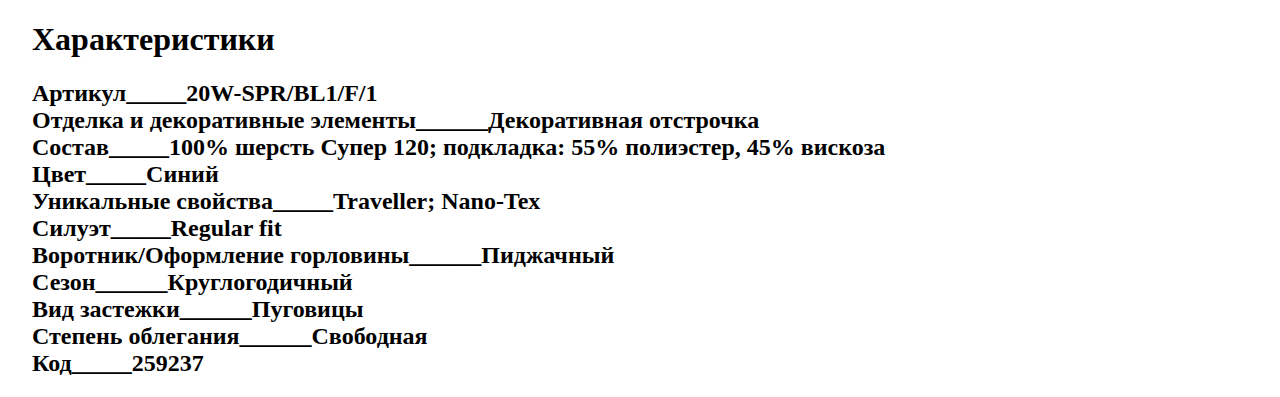
<file: s3.html>
<!DOCTYPE html>
<html lang="en">
<head>
    <meta charset="UTF-8">
    <meta name="viewport" content="width=device-width, initial-scale=1.0">
    <title>shop</title>
    <link rel="stylesheet" a href="cc.css">
</head>
<body>
    <div class="q">
        <div class="icon">
            <a href="index.html">Home</a><br>
            <a href="about us.html">About us</a><br>
            <a href="index.html">Contact</a><br>
            <a href="https://www.google.com/maps/place/%22%D0%92%D1%8B%D1%81%D1%88%D0%B8%D0%B9+%D1%82%D0%B5%D1%85%D0%BD%D0%B8%D1%87%D0%B5%D1%81%D0%BA%D0%B8%D0%B9+%D0%BA%D0%BE%D0%BB%D0%BB%D0%B5%D0%B4%D0%B6+%D0%B8%D0%BC%D0%B5%D0%BD%D0%B8+%22%D0%A5%D1%83%D1%80%D0%B1%D0%B0%D0%BD%D0%B0+%D0%A5%D0%B0%D0%BD%D0%B4%D0%B6%D0%B8%22/@53.2727813,69.4087124,16z/data=!4m6!3m5!1s0x424c9461df8eff7f:0xf34c1936304b8469!8m2!3d53.2720281!4d69.4061478!16s%2Fg%2F11g6rlfgt9?entry=ttu">Local</a><br>
        </div>
        
       <img src="cc5.jpg" alt="" class="kc">
       <img src="cc4.jpg" alt="" class="k">
       <img src="cc2.jpg" alt="" class="kk">
    </div>
    <a href="https://www.instagram.com/" target="_blank"><img src="instagram.png" alt="Fringe" class="insta"></a>"
    <a href="https://twitter.com/?lang=ru/" target="_blank"><img src="twitter.png" alt="Fringe" class="twitter"></a>"
    <a href="https://www.whatsapp.com/?lang=ru_RU/" target="_blank"><img src="watsapp.png" alt="Fringe" class="whatsapp"></a>"
      </div>
    <div class="r">
        <h1>Характеристики</h1>
        <p></p>
        <h2>Артикул_____20W-SPR/BL1/F/1<bR>
        Отделка и декоративные элементы______Декоративная отстрочка<br>
        Состав_____100% шерсть Супер 120; подкладка: 55% полиэстер, 45% вискоза<br>
        Цвет_____Синий<br>
        Уникальные свойства_____Traveller; Nano-Tex<br>
        Силуэт_____Regular fit<br>
        Воротник/Оформление горловины______Пиджачный<br>
        Сезон______Круглогодичный<bR>
        Вид застежки______Пуговицы<br>
        Степень облегания______Свободная<br>
        Код_____259237</h2>
    </div>
    <a href="Untitled-2.html" class="shine-button">Корзина</a>
    </div>
    <div class="imf">
<h1>Брюки слим фит синие из шерсти</h1><br>
<h2>Код 264069<br>
Цвет Темно-синий</h2>
    </div>
</body>
</body>
</html>
</file>
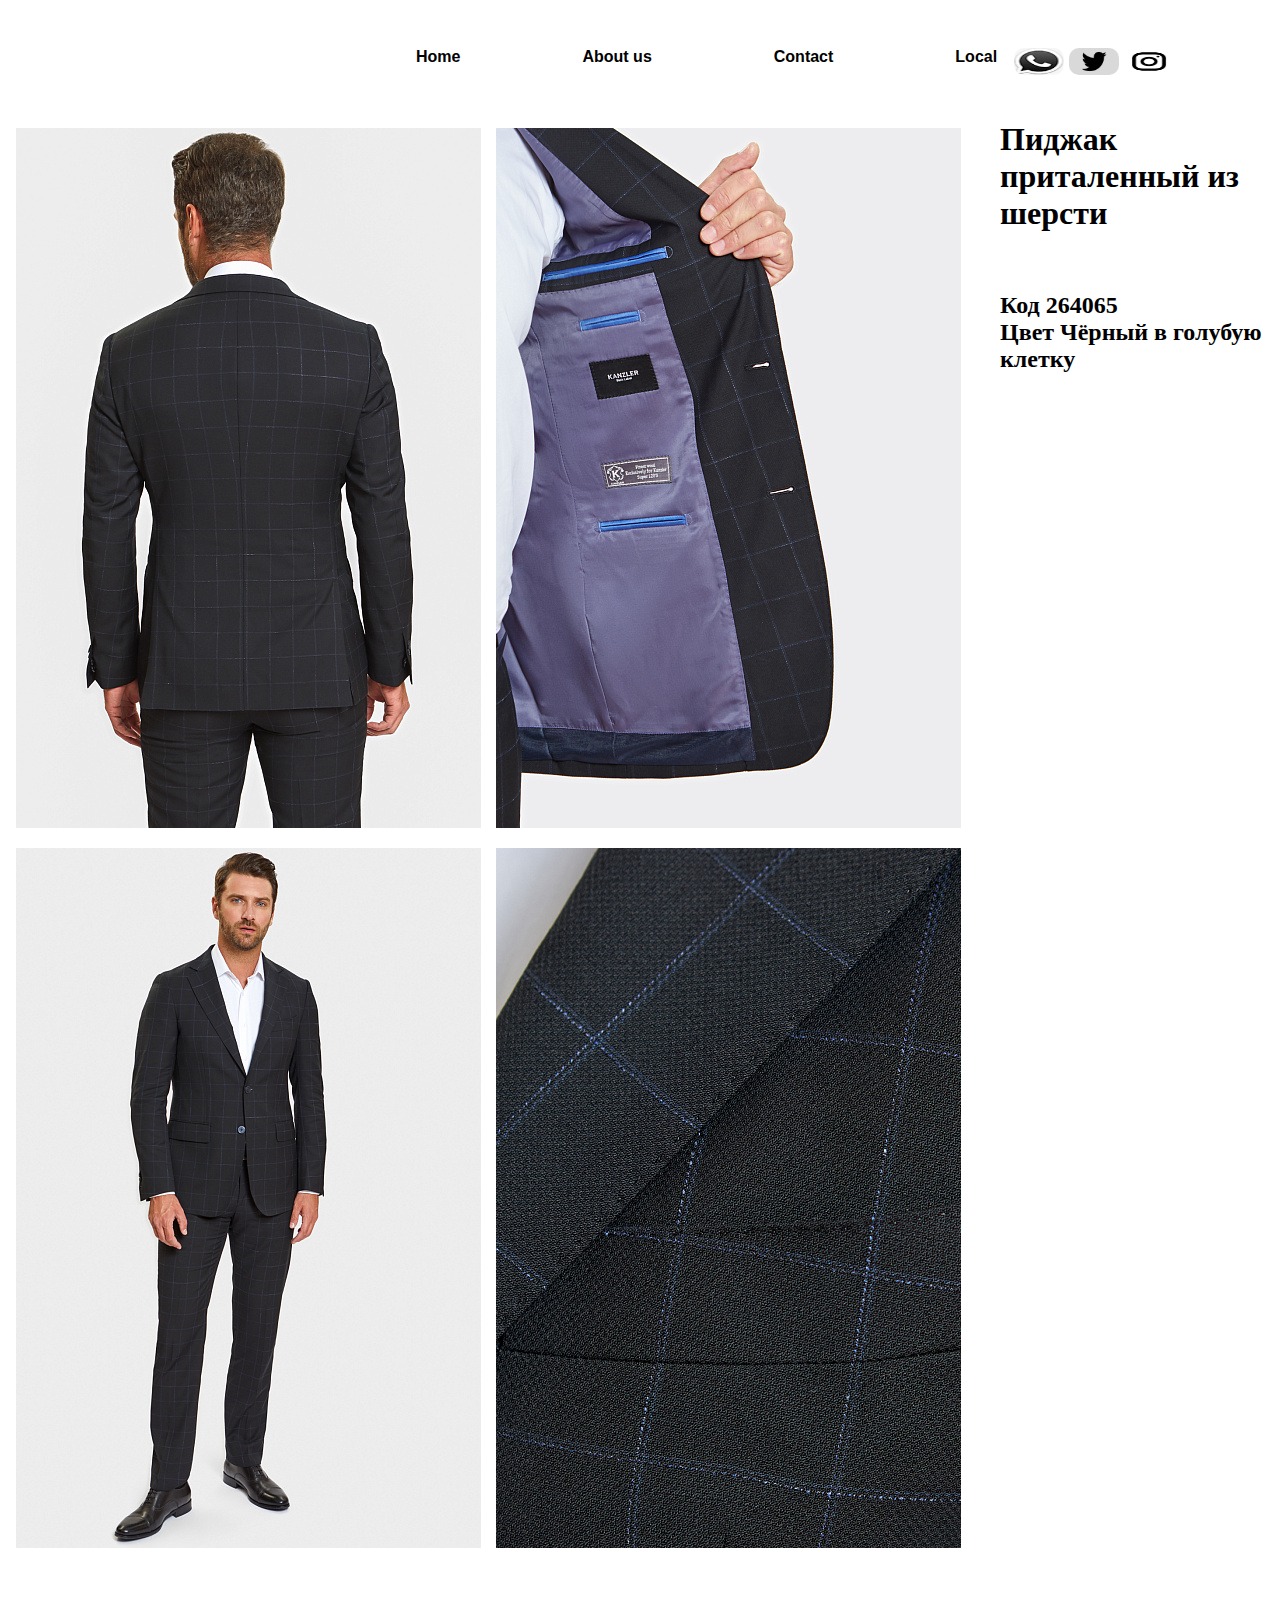
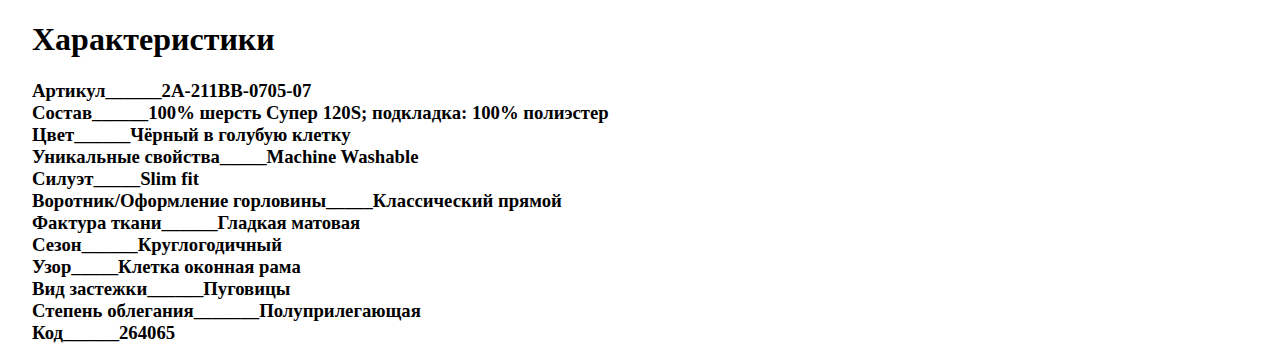
<file: shop now.html>
<!DOCTYPE html>
<html lang="en">
<head>
    <meta charset="UTF-8">
    <meta name="viewport" content="width=device-width, initial-scale=1.0">
    <title>Shop now</title>
    <link rel="stylesheet" a href="shop.css">
</head>
<body>
    <div class="q">
    <div class="icon">
        <a href="index.html">Home</a><br>
        <a href="about us.html">About us</a><br>
        <a href="#p3">Contact</a><br>
        <a href="https://www.google.com/maps/place/%22%D0%92%D1%8B%D1%81%D1%88%D0%B8%D0%B9+%D1%82%D0%B5%D1%85%D0%BD%D0%B8%D1%87%D0%B5%D1%81%D0%BA%D0%B8%D0%B9+%D0%BA%D0%BE%D0%BB%D0%BB%D0%B5%D0%B4%D0%B6+%D0%B8%D0%BC%D0%B5%D0%BD%D0%B8+%22%D0%A5%D1%83%D1%80%D0%B1%D0%B0%D0%BD%D0%B0+%D0%A5%D0%B0%D0%BD%D0%B4%D0%B6%D0%B8%22/@53.2727813,69.4087124,16z/data=!4m6!3m5!1s0x424c9461df8eff7f:0xf34c1936304b8469!8m2!3d53.2720281!4d69.4061478!16s%2Fg%2F11g6rlfgt9?entry=ttu">Local</a><br>
    </div>
    <img src="kostum3-2.jpg" alt="" class="kc">
   <img src="kostum3-1.jpg" alt="" class="k">
   <img src="kostum3-3.jpg" alt="" class="kk">
   <img src="kostum3-4.jpg" alt="" class="kl">
</div>
<a href="https://www.instagram.com/" target="_blank"><img src="instagram.png" alt="Fringe" class="insta"></a>"
<a href="https://twitter.com/?lang=ru/" target="_blank"><img src="twitter.png" alt="Fringe" class="twitter"></a>"
<a href="https://www.whatsapp.com/?lang=ru_RU/" target="_blank"><img src="watsapp.png" alt="Fringe" class="whatsapp"></a>"
  </div>
<div class="r">
    <h1>Характеристики</h1>
    <p></p>
<h3>Артикул______2A-211BB-0705-07<br>
Состав______100% шерсть Супер 120S; подкладка: 100% полиэстер<br>
Цвет______Чёрный в голубую клетку<br>
Уникальные свойства_____Machine Washable<bR>
Силуэт_____Slim fit<br>
Воротник/Оформление горловины_____Классический прямой<br>
Фактура ткани______Гладкая матовая<br>
Сезон______Круглогодичный<br>
Узор_____Клетка оконная рама<br>
Вид застежки______Пуговицы<br>
Степень облегания_______Полуприлегающая<br>
Код______264065</h3>
</div>
<a href="Untitled-2.html" class="shine-button">Корзина</a>
</div>
<div class="imf">
    <h1>Пиджак приталенный из шерсти</h1><br>
<h2>Код 264065<br>
Цвет Чёрный в голубую клетку</h2>
</div>
</body>
</html>
</file>
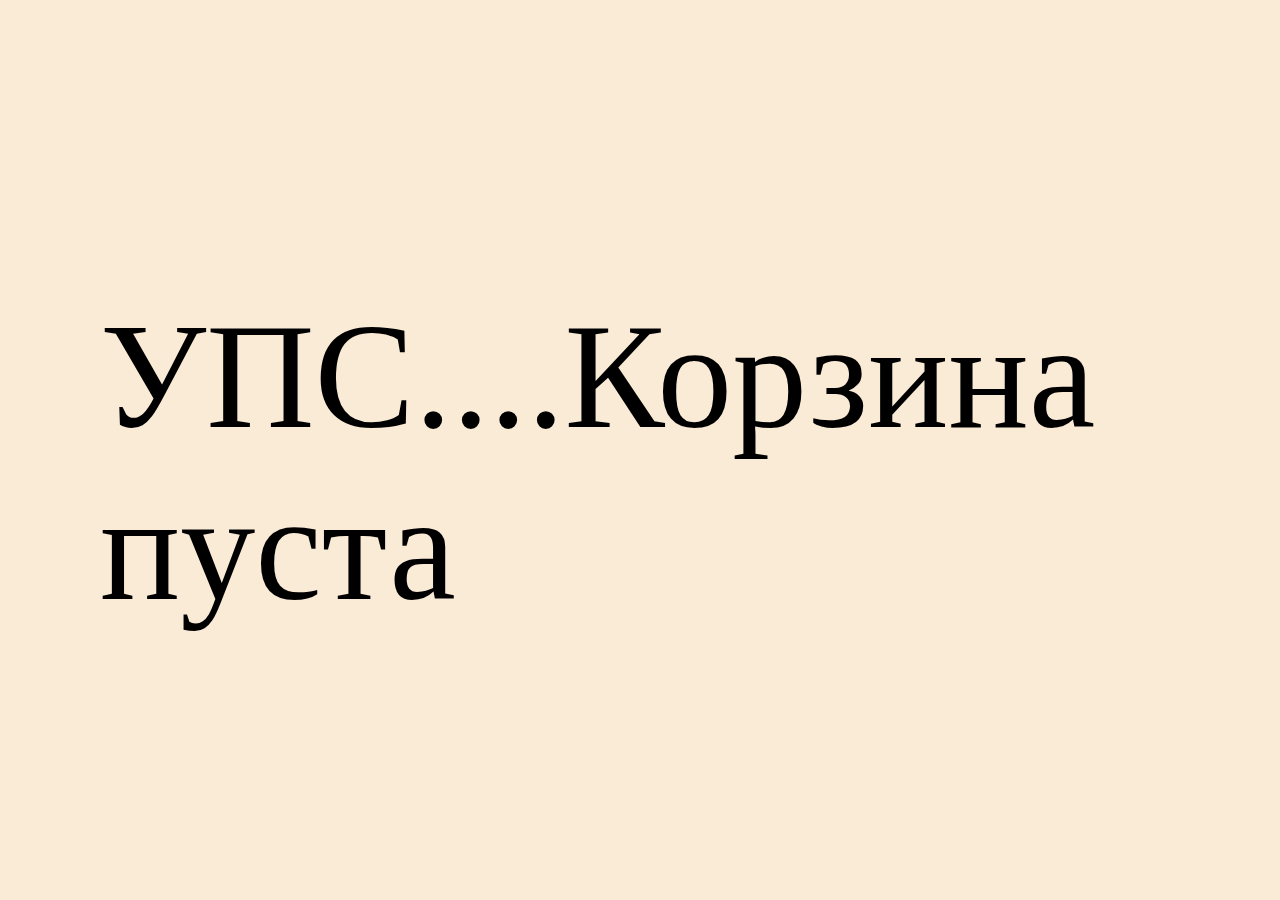
<file: Untitled-2.html>
<!DOCTYPE html>
<html lang="en">
<head>
    <meta charset="UTF-8">
    <meta name="viewport" content="width=device-width, initial-scale=1.0">
    <title>Корзина</title>
    <link rel="stylesheet" a href="korzina.css">
</head>
<body>
    <div class="t">
        УПС....Корзина пуста 
</body>
</html>
</file>
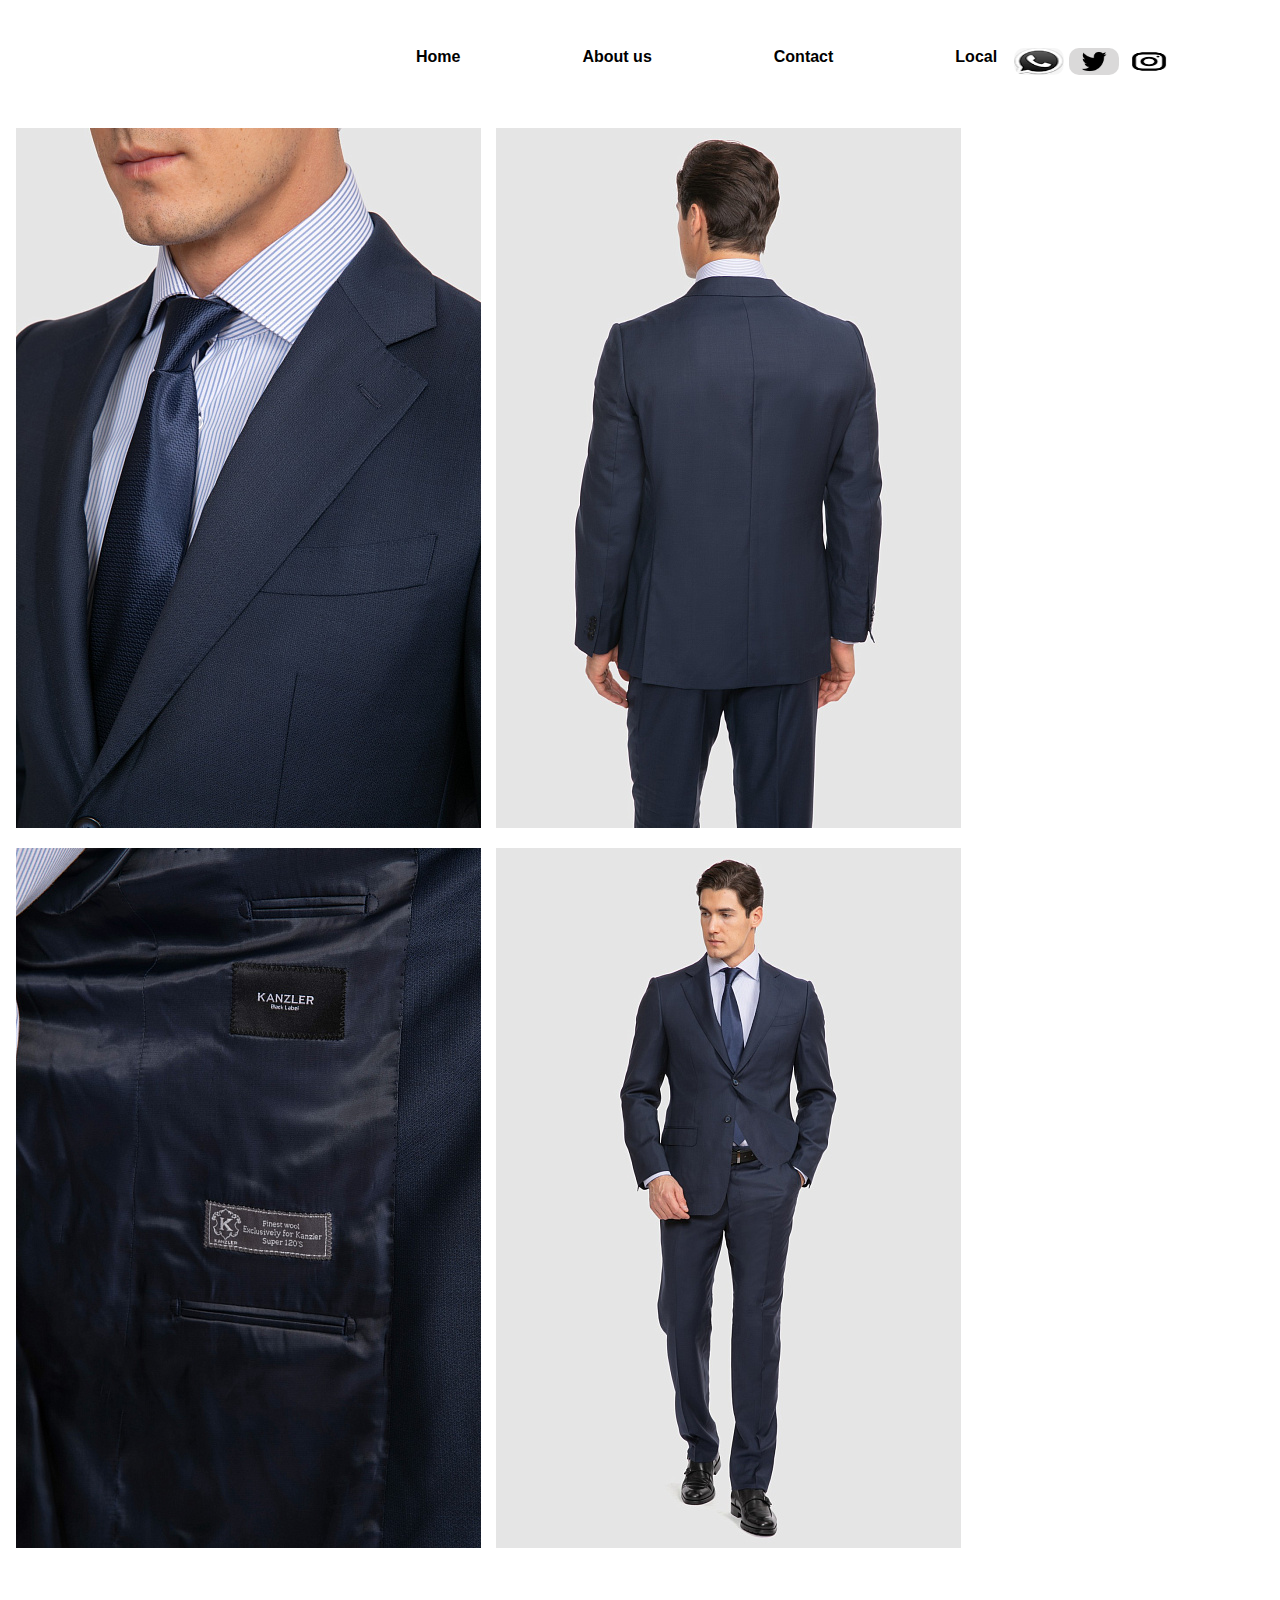
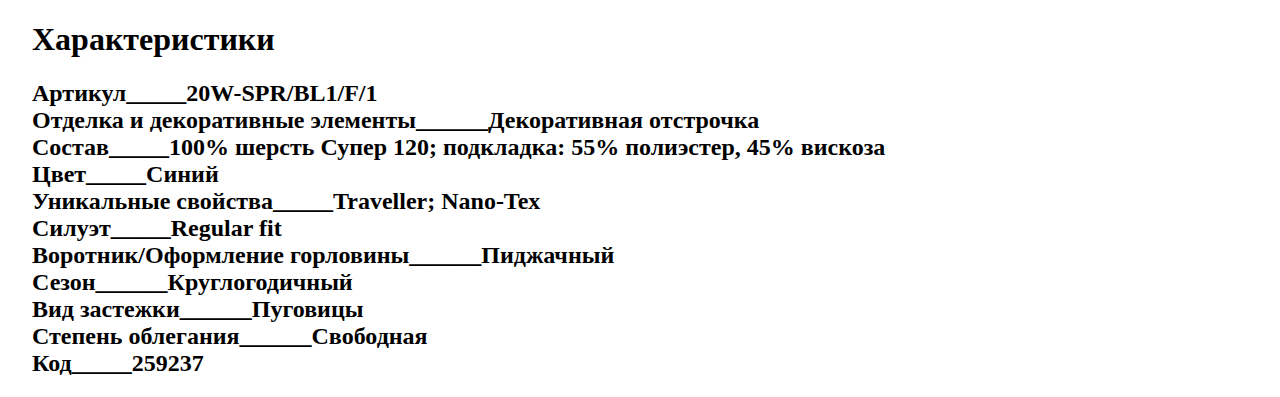
<file: Untitled-3.html>
<!DOCTYPE html>
<html lang="en">
<head>
    <meta charset="UTF-8">
    <meta name="viewport" content="width=device-width, initial-scale=1.0">
    <title>Shop</title>
    <link rel="stylesheet" a href="sh.css">
</head>
<body>
    <div class="q">
        <div class="icon">
            <a href="index.html">Home</a><br>
            <a href="about us.html">About us</a><br>
            <a href="index.html">Contact</a><br>
            <a href="https://www.google.com/maps/place/%22%D0%92%D1%8B%D1%81%D1%88%D0%B8%D0%B9+%D1%82%D0%B5%D1%85%D0%BD%D0%B8%D1%87%D0%B5%D1%81%D0%BA%D0%B8%D0%B9+%D0%BA%D0%BE%D0%BB%D0%BB%D0%B5%D0%B4%D0%B6+%D0%B8%D0%BC%D0%B5%D0%BD%D0%B8+%22%D0%A5%D1%83%D1%80%D0%B1%D0%B0%D0%BD%D0%B0+%D0%A5%D0%B0%D0%BD%D0%B4%D0%B6%D0%B8%22/@53.2727813,69.4087124,16z/data=!4m6!3m5!1s0x424c9461df8eff7f:0xf34c1936304b8469!8m2!3d53.2720281!4d69.4061478!16s%2Fg%2F11g6rlfgt9?entry=ttu">Local</a><br>
        </div>
        <img src="kos2.jpg" alt="" class="kc">
       <img src="kos3.jpg" alt="" class="k">
       <img src="kos4.jpg" alt="" class="kk">
       <img src="kos5.jpg" alt="" class="kl">
    </div>
    <a href="https://www.instagram.com/" target="_blank"><img src="instagram.png" alt="Fringe" class="insta"></a>"
    <a href="https://twitter.com/?lang=ru/" target="_blank"><img src="twitter.png" alt="Fringe" class="twitter"></a>"
    <a href="https://www.whatsapp.com/?lang=ru_RU/" target="_blank"><img src="watsapp.png" alt="Fringe" class="whatsapp"></a>"
      </div>
    <div class="r">
        <h1>Характеристики</h1>
        <p></p>
        <h2>Артикул_____20W-SPR/BL1/F/1<bR>
        Отделка и декоративные элементы______Декоративная отстрочка<br>
        Состав_____100% шерсть Супер 120; подкладка: 55% полиэстер, 45% вискоза<br>
        Цвет_____Синий<br>
        Уникальные свойства_____Traveller; Nano-Tex<br>
        Силуэт_____Regular fit<br>
        Воротник/Оформление горловины______Пиджачный<br>
        Сезон______Круглогодичный<bR>
        Вид застежки______Пуговицы<br>
        Степень облегания______Свободная<br>
        Код_____259237</h2>
    </div>
    <a href="Untitled-2.html" class="shine-button">Корзина</a>
    </div>
</body>
</html>
</file>
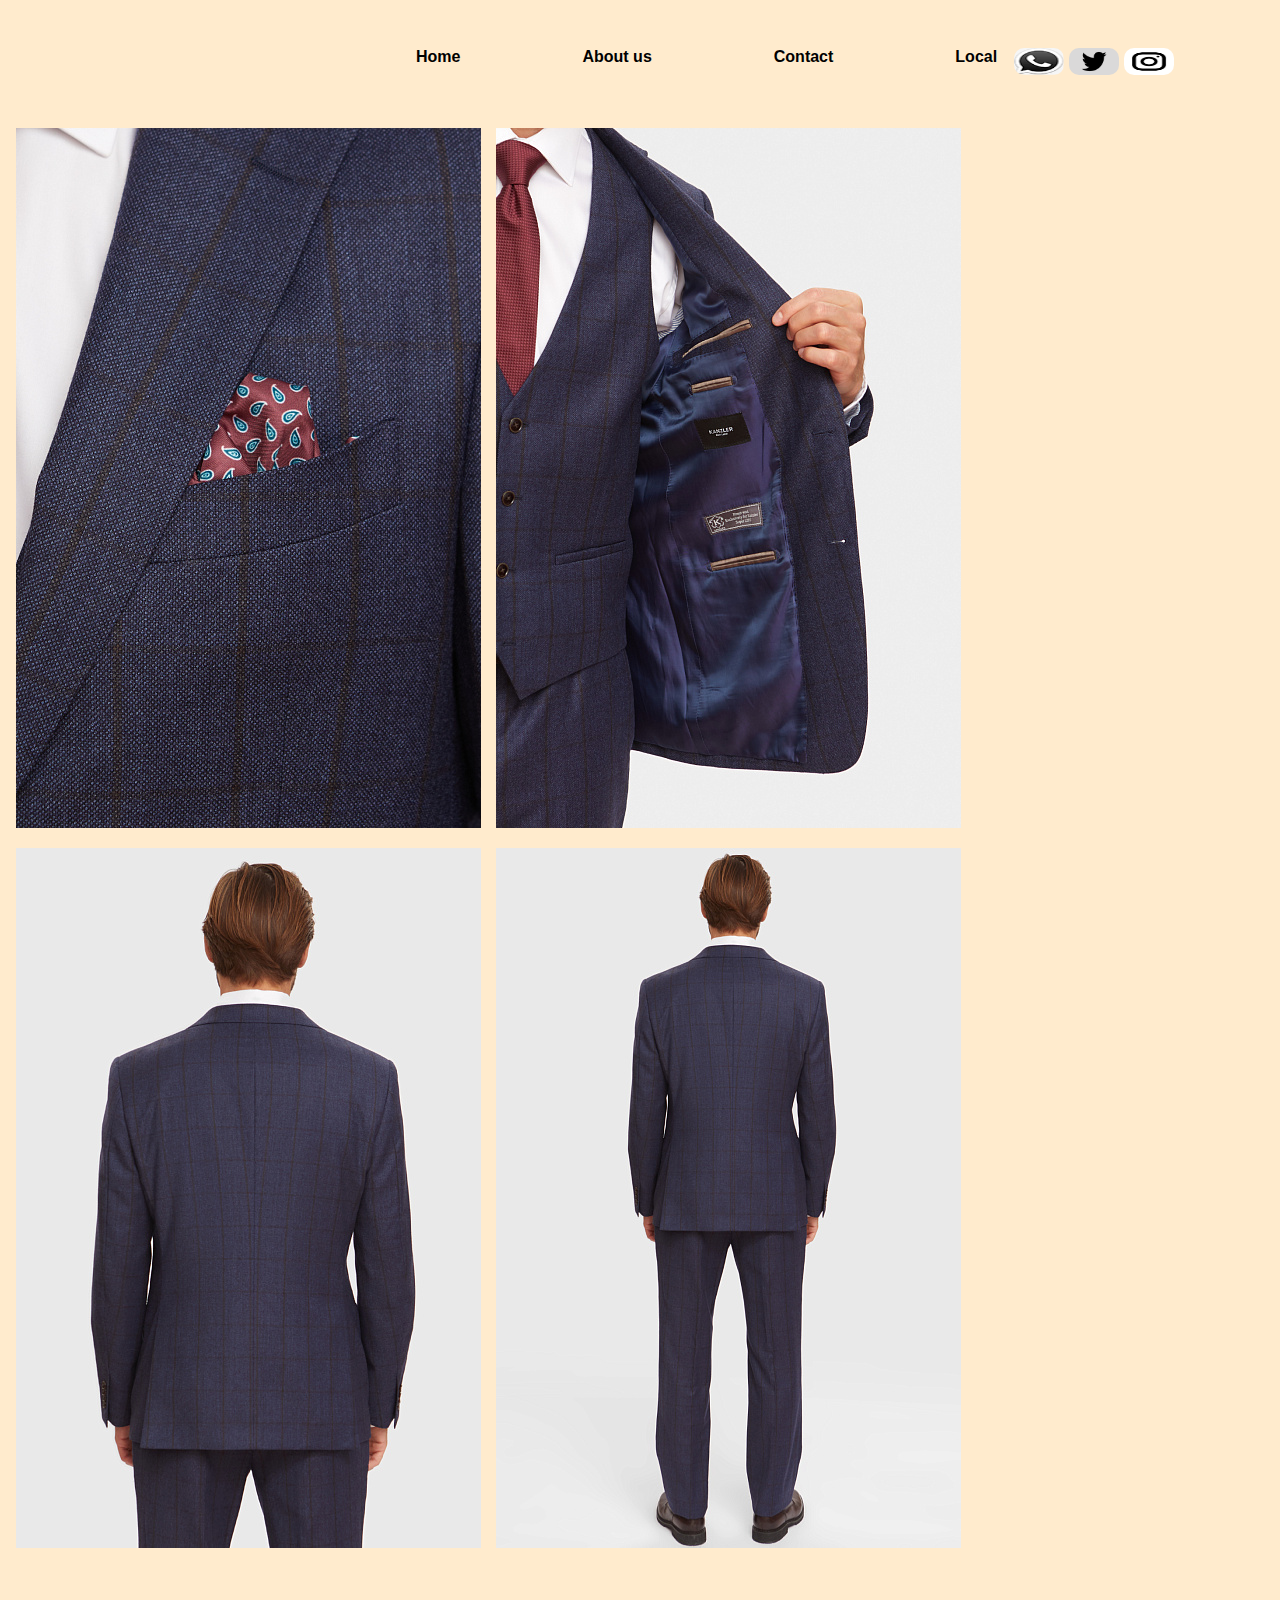
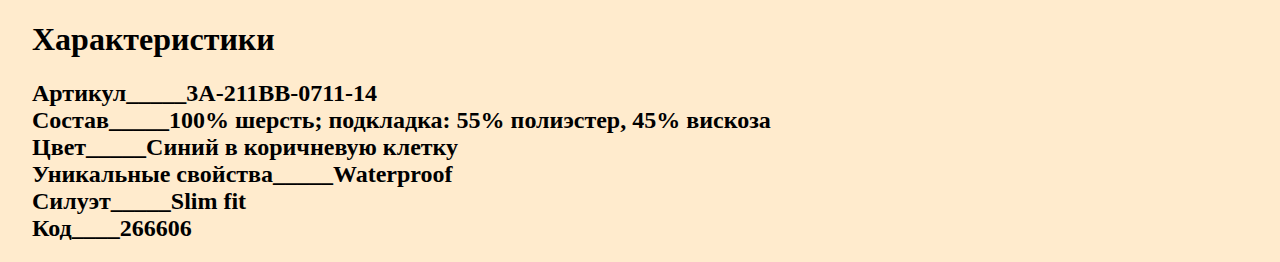
<file: Untitled-4.html>
<!DOCTYPE html>
<html lang="en">
<head>
    <meta charset="UTF-8">
    <meta name="viewport" content="width=device-width, initial-scale=1.0">
    <title>Shop</title>
    <link rel="stylesheet" a href="sp.css">
</head>
<body>
   
    <div class="q">
        <div class="icon">
            <a href="index.html">Home</a><br>
            <a href="about us.html">About us</a><br>
            <a href="index.html">Contact</a><br>
            <a href="https://www.google.com/maps/place/%22%D0%92%D1%8B%D1%81%D1%88%D0%B8%D0%B9+%D1%82%D0%B5%D1%85%D0%BD%D0%B8%D1%87%D0%B5%D1%81%D0%BA%D0%B8%D0%B9+%D0%BA%D0%BE%D0%BB%D0%BB%D0%B5%D0%B4%D0%B6+%D0%B8%D0%BC%D0%B5%D0%BD%D0%B8+%22%D0%A5%D1%83%D1%80%D0%B1%D0%B0%D0%BD%D0%B0+%D0%A5%D0%B0%D0%BD%D0%B4%D0%B6%D0%B8%22/@53.2727813,69.4087124,16z/data=!4m6!3m5!1s0x424c9461df8eff7f:0xf34c1936304b8469!8m2!3d53.2720281!4d69.4061478!16s%2Fg%2F11g6rlfgt9?entry=ttu">Local</a><br>
        </div>
        <img src="ks2.jpg" alt="" class="kc">
       <img src="ks3.jpg" alt="" class="k">
       <img src="ks4.jpg" alt="" class="kk">
       <img src="ks5.jpg" alt="" class="kl">
    </div>
    <a href="https://www.instagram.com/" target="_blank"><img src="instagram.png" alt="Fringe" class="insta"></a>"
    <a href="https://twitter.com/?lang=ru/" target="_blank"><img src="twitter.png" alt="Fringe" class="twitter"></a>"
    <a href="https://www.whatsapp.com/?lang=ru_RU/" target="_blank"><img src="watsapp.png" alt="Fringe" class="whatsapp"></a>"
      </div>
    <div class="r">
        <h1>Характеристики</h1>
        <p></p>
       <h2> Артикул_____3A-211BB-0711-14<br>
        Состав_____100% шерсть; подкладка: 55% полиэстер, 45% вискоза<br>
        Цвет_____Синий в коричневую клетку<br>
        Уникальные свойства_____Waterproof<br>
        Силуэт_____Slim fit<br>
        Код____266606</h2>
    </div>
    <a href="Untitled-2.html" class="shine-button">Корзина</a>
    </div>
</body>
</html>
</file>
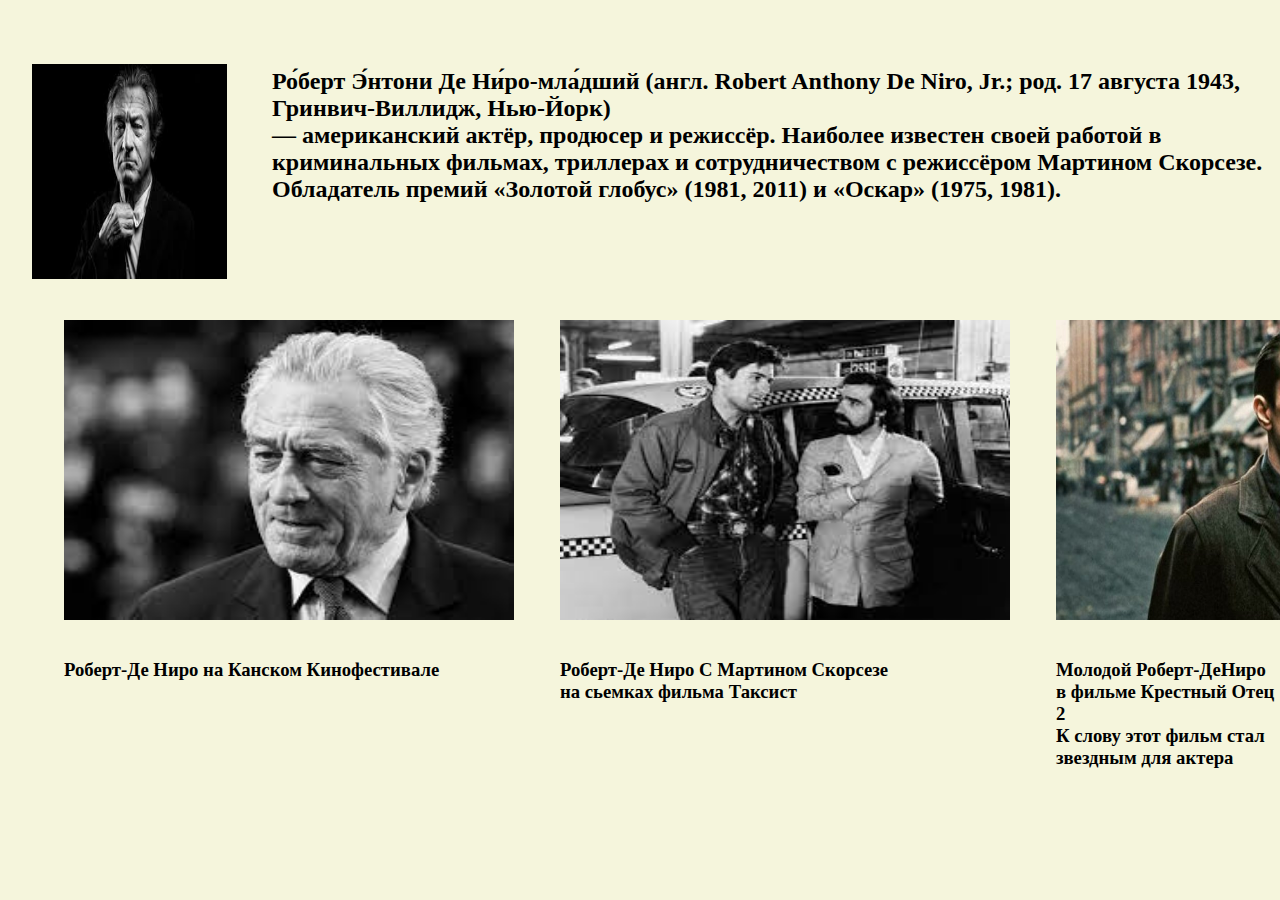
<file: Untitled-5.html>
<!DOCTYPE html>
<html lang="en">
<head>
    <meta charset="UTF-8">
    <meta name="viewport" content="width=device-width, initial-scale=1.0">
    <title>deniro</title>
    <link rel="stylesheet" a href="dino.css">
</head>
<body>
    <img src="dino.jpg" alt="" class="dd">
    <img src="dino2.jpg" alt="" class="d">
    <img src="dino3.jpg" alt="" class="ddd">
    <div class="t">
        <h3>Роберт-Де Ниро С Мартином Скорсезе<br> на сьемках фильма Таксист </h3>
    </div>
    <div class="tt">
       <h3> Роберт-Де Ниро на Канском Кинофестивале</h3>
    </div>
    <div class="ttt">
       <h3> Молодой Роберт-ДеНиро в фильме Крестный Отец 2 <br>
        К слову этот фильм стал звездным для актера</h3>
    </div>
    <div class="tttt">
        <h2>Ро́берт Э́нтони Де Ни́ро-мла́дший (англ. Robert Anthony De Niro, Jr.; род. 17 августа 1943, Гринвич-Виллидж, Нью-Йорк) <br> 
        — американский актёр, продюсер и режиссёр. Наиболее известен своей работой в криминальных фильмах, триллерах и сотрудничеством с режиссёром Мартином Скорсезе.<br>
         Обладатель премий «Золотой глобус» (1981, 2011) и «Оскар» (1975, 1981).</h2>
    </div>
    <img src="de.jpg" alt="" class="dddd">
</body>
</html>
</file>
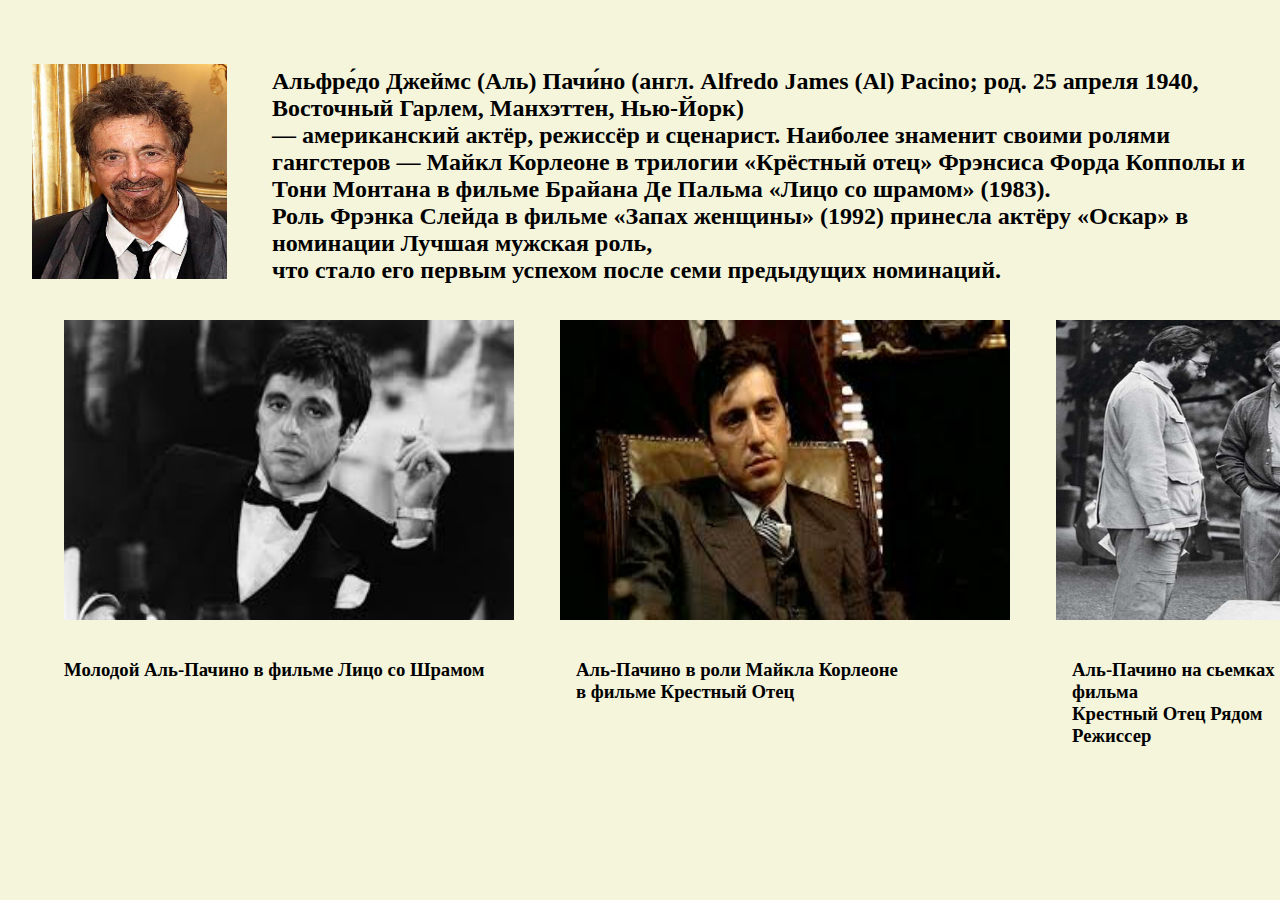
<file: Untitled-6.html>
<!DOCTYPE html>
<html lang="en">
<head>
    <meta charset="UTF-8">
    <meta name="viewport" content="width=device-width, initial-scale=1.0">
    <title>Pacino</title>
    <link rel="stylesheet" a href="pac.css">
</head>
<body>
    <img src="pac.jpg" alt="" class="dd">
    <img src="pac2.jpg" alt="" class="d">
    <img src="pac3.jpg" alt="" class="ddd">
    <div class="t">
        <h3>Молодой Аль-Пачино в фильме  Лицо со Шрамом
        </h3>
    </div>
    <div class="tt">
       <h2> Альфре́до Джеймс (Аль) Пачи́но (англ. Alfredo James (Al) Pacino; род. 25 апреля 1940, Восточный Гарлем, Манхэттен, Нью-Йорк) <br>— американский актёр, режиссёр и сценарист.

        Наиболее знаменит своими ролями гангстеров — Майкл Корлеоне в трилогии «Крёстный отец» Фрэнсиса Форда Копполы и Тони Монтана в фильме Брайана Де Пальма «Лицо со шрамом» (1983).<br> Роль Фрэнка Слейда в фильме «Запах женщины» (1992) принесла актёру «Оскар» в номинации Лучшая мужская роль,<br> что стало его первым успехом после семи предыдущих номинаций.</h2>
    </div>
    <div class="ttt">
       <h3>Аль-Пачино в роли Майкла Корлеоне<br> в фильме Крестный Отец</h2>
    </div>
    <div class="tttt">
        <h3>Аль-Пачино на сьемках фильма<br> Крестный Отец Рядом Режиссер</h3>
    </div>
    <img src="pc.jpg" alt="" class="dddd">
</body>
</html>
</file>
<file: style.css>
body { 
    background: url(rectangle.png);
    background-size: 10%;

    background-repeat: no-repeat;
    background-color: rgb(45, 45, 45); 
}

a {display: table;
    text-decoration: none;
    color: black;
    font-weight: bold;
    margin: 0 10px;
margin-top: 6em;
margin-left: 2.5em;
  }
  .icon{list-style: none;
    display: table;
    color: black;
    font-family: Helvetica;
  }
 
 
 
 .insta {position: absolute;
    font-weight: bolder;
  right: 1em;
  top: 2em;
  cursor: pointer;
      background-color: transparent;
      height: 27px;
      width: 50px;
      font-size: 1.5em;
          border-color: black;
          border-radius: 10px;}

          .twitter {position: absolute;
            font-weight: bolder;
          right: 3.5em;
          top: 2em;
          cursor: pointer;
              background-color: transparent;
              height: 27px;
              width: 50px;
              font-size: 1.5em;
                  border-color: black;
                  border-radius: 10px;}

 .whatsapp {position: absolute;
    font-weight: bolder;
  right: 6em;
  top: 2em;
  cursor: pointer;
      background-color: transparent;
      height: 27px;
      width: 50px;
      font-size: 1.5em;
          border-color: black;
          border-radius: 10px;}                
.text1 {
    position: absolute;
        top: 10em;
        left: 13em;
    font-size:19px;
        font-weight: 15px;
        font-family: 'goudita-serial-extrabold-regular';
        line-height: 80%;
        color: #ffffff;
    }
    .text2 {
        position: absolute;
            top:12em;
            left: 13em;
        font-size:19px;
            font-weight: 15px;
            font-family: 'goudita-serial-extrabold-regular';
            line-height: 80%;
            color: #ffffff;
        }
        .logo 
         {position: absolute;
                top: 1em;
                left: 4em;
            font-size:60px;
                font-weight: bold;
                font-family: 'goudita-serial-extrabold-regular';
                line-height: 80%;
                color: #ffffff;
        
        }
        .rectangle2 {
            position: absolute;
            top: 50em;
            right: 0.5em;
            height: 120%;
            width: 60em;
     }
   

    .text1 {
        border-style: groove;
        top:10em ;
        width: 490px;
        height: 115px;
        border-top-style: groove; 
    }
    .l {
        position: absolute;
        top: 50em;
        left: 20em;
    }

    .text3 {
        position: absolute;
        top:65em ;
        left: 0.5em;
        font-family: 'goudita-serial-extrabold-regular';
        font-size: 15px;
        color: white;
    }
    .free {
       position: absolute;
       top:1em ;
       font-size: 30px;
       left: 8em;
       width: 1264px;
       height: 87px;

    }
    .fol {
        position: absolute;
        top:11em ;
        font-size: 30px;
        left: 23em;
        width: 670px;
        height: 70px;
    }
    .fol1 {
        position: absolute;
        top:15em ;
        font-size: 30px;
        left: 26em;
        width: 670px;
        height: 70px;
    }
    .deniro {
        position: absolute;
        top: 110em;
        left: 50em;
        height: 375px;
        width: 560px;
    }
    .pacino {
        position: absolute;
        top: 110em;
        left: 10em;
        height: 380px;
        width:560px ;
    }
    .text4 {
        position: absolute;
        top: 125em;
        left: 9em;
        font-family: 'goudita-serial-extrabold-regular';
        font-size: large;
            color:white;
    }
    .g {
        position: absolute;
        top: 161em;
        left: 10em;

    }
    .a {
        position: absolute;
        top: 161em;
        left: 40em;
    }
    .c {
        position: absolute;
        top: 161em;
    left: 70em;
    }
    .text5 {
        position: absolute;
        top: 151.5em;
        left:12.5em ;
        color: #ffffff;
    }
    .text6 {
        position: absolute;
        top: 151.5em;
        left:42.5em ;
        color: #ffffff;
    }
    .text7 {
        position: absolute;
        top: 151.5em;
        left:72.5em ;
        color: #ffffff;
    }
    .text8 {
        position: absolute;
        top: 200em;
        left: 5em;
        color: #ffffff;
    }
.text9 {
    position: absolute;
    top: 195em;
    left: 38em;
}
.c {
        width: 300px;
        transition-property: all;
       
    }
    .c:hover:hover {
        transform: scale(1.2,1.2);
    
    }
    .c {
        transition: 4s;
    }
    .a  {
    
        width: 300px;
    transition-property: all;
   
}
.a:hover:hover {
    transform: scale(1.2,1.2);
   

}
.a {
    transition: 6s;
}
.g 
 {width: 300px;
transition-property: all;

}
.g:hover:hover {
transform: scale(1.2,1.2);

}
.g {
transition: 4s;
}
.tel {  
    position: absolute;
    top:199em;
    left: 0em;
    color: black;

}
.text10 {
    position: absolute;
    top: 200em;
    left: 2em;
}
.mail {  
    position: absolute;
    top: 199em;
    left: 18em;
    color:black;

}
.shine-button {
    text-decoration: none;
    display: inline-block;
    padding: 20px 50px;
    top: -100em;
    left: 30em;
    position: relative;
    overflow: hidden;
    border: 2px solid #ffffff;
    border-radius: 8px;
    font-family: 'Montserrat', sans-serif;
    color: #000000;
    transition: .2s ease-in-out;
  }
  .shine-button:before {
    content: "";
    background: linear-gradient(90deg, rgba(255, 255, 255, .1), rgba(255, 255, 255, .5));
    height: 50px;
    width: 50px;
    position: absolute;
    top: -8px;
    left: -75px;
    transform: skewX(-45deg);
  }
  .shine-button:hover {
    background: #000000;
    color: #fff;
  }
  .shine-button:hover:before {
    left: 150px;
    transition: .5s ease-in-out;
  }
 
 .j {
    position: absolute;
    top: 204em;
    right: 2em;
 }
 body {
    height: 100%;

  }
  
  .pht {
    left: 895px;
    top: 428px;
    width: 436px;
    height: 579px;
    background: #bfbfbf;
    position: absolute;
  }
  
  .pht {
    position: absolute;
    transform: translateY(-50%);
    animation-name: Appearance;
    animation-duration: 3s;
    animation-timing-function: cubic-bezier(.1,-.6,.2,0);
  }
  
  @-webkit-keyframes Appearance {
    0% {opacity: 0;}
    100% {opacity: 1;}
  }
  
  @-o-keyframes Appearance {
    0% {opacity: 0;}
    100% {opacity: 1;}
  }
  
  @-moz-keyframes Appearance {
    0% {opacity: 0;}
    100% {opacity: 1;}
  }
  
  @keyframes Appearance {
    0% {opacity: 0;}
    100% {opacity: 1;}
  }
  body {
    height: 100%;
  }
  
  .photo2 {
    height: 611px;
    background: #bfbfbf;
  }
  
  .photo2 {
    width: 450px;
    position: absolute;
    top: 1264px;
    left: 904px;
    transform: translateY(-50%);
    animation-name: Appearance;
    animation-duration: 4s;
    animation-timing-function: cubic-bezier(.1,-.6,.2,0);
  }
  
  @-webkit-keyframes Appearance {
    0% {opacity: 0;}
    100% {opacity: 1;}
  }
  
  @-o-keyframes Appearance {
    0% {opacity: 0;}
    100% {opacity: 1;}
  }
  
  @-moz-keyframes Appearance {
    0% {opacity: 0;}
    100% {opacity: 1;}
  }
  
  @keyframes Appearance {
    0% {opacity: 0;}
    100% {opacity: 1;}
  }
  body {
    height: 100%;

  }
  
  .rectangle3 {
    left: 6px;
    top: 3293px;
    width: 1513px;
    height: 145px;
    background: #bfbfbf;
    position: absolute;
  }
  
   .rectangle3 {
    position: absolute;
    transform: translateY(-50%);
    animation-name: Appearance;
    animation-duration: 3s;
    animation-timing-function: cubic-bezier(.1,-.6,.2,0);
  }
  
  @-webkit-keyframes Appearance {
    0% {opacity: 0;}
    100% {opacity: 1;}
  }
  
  @-o-keyframes Appearance {
    0% {opacity: 0;}
    100% {opacity: 1;}
  }
  
  @-moz-keyframes Appearance {
    0% {opacity: 0;}
    100% {opacity: 1;}
  }
  
  @keyframes Appearance {
    0% {opacity: 0;}
    100% {opacity: 1;}
  }
</file>
<file: about.css>
body {
    background-color: rgb(45, 45, 45); 
}
.text8 {
    position: absolute;
    top: 13em;
    left: 2em;
    color: #ffffff;
}
.text9 {
position: absolute;
top: 7em;
left: 32em;
}
.insta {position: absolute;
    font-weight: bolder;
  right: 1em;
  top: 2em;
  cursor: pointer;
      background-color: transparent;
      height: 27px;
      width: 50px;
      font-size: 1.5em;
          border-color: black;
          border-radius: 10px;}

          .twitter {position: absolute;
            font-weight: bolder;
          right: 3.5em;
          top: 2em;
          cursor: pointer;
              background-color: transparent;
              height: 27px;
              width: 50px;
              font-size: 1.5em;
                  border-color: black;
                  border-radius: 10px;}

 .whatsapp {position: absolute;
    font-weight: bolder;
  right: 6em;
  top: 2em;
  cursor: pointer;
      background-color: transparent;
      height: 27px;
      width: 50px;
      font-size: 1.5em;
          border-color: black;
          border-radius: 10px;}    
          
          .logo 
          {position: absolute;
                 top: 1em;
                 left: 34em;
                 line-height: 80%;
                 color: #ffffff;}
                 
                 .l {position: absolute;
                width: 160px;
              height: 60px;
            top: 3em;
          left: 42em;}
</file>
<file: qwe.css>
body {
    background-color:white;
    background-size: 100%;
    background-repeat: no-repeat;
    
    }    
    a { 
        display: inline;
        text-decoration: none;
        color: black;
        font-weight: bold;
        margin: 0 10px;
    margin-top: 6em;
    margin-left: 7em;
      }
      .icon{ 
        
        position: absolute;
        list-style: none;
        display: flex;
        color: black;
        font-family: Helvetica;
        top: -3em;
        left: 19em;
      }
    
    .text1 {
        position:absolute;
        top: 42.5em;
        left: 33em;
        color: white;
        font-size: 20px;
    }
    
    .insta {position: absolute;
        font-weight: bolder;
      right: 4.4em;
      top: 2em;
      cursor: pointer;
          background-color: transparent;
          height: 27px;
          width: 50px;
          font-size: 1.5em;
              border-color: black;
              border-radius: 10px;}
    
              .twitter {position: absolute;
                font-weight: bolder;
              right: 6.7em;
              top: 2em;
              cursor: pointer;
                  background-color: transparent;
                  height: 27px;
                  width: 50px;
                  font-size: 1.5em;
                      border-color: black;
                      border-radius: 10px;}
    
     .whatsapp {position: absolute;
        font-weight: bolder;
      right: 9em;
      top: 2em;
      cursor: pointer;
          background-color: transparent;
          height: 27px;
          width: 50px;
          font-size: 1.5em;
              border-color: black;
              border-radius: 10px;}         
              .k {
                position: absolute;
                top: 8em;
                left: 31em;
              } 
              .kc {
                position: absolute;
                top: 8em;
                left: 1em;
              }    
              .kk {
                position: absolute;
                top:53em ;
                left: 1em;
              }
              .kl {
                position: absolute;
                top: 53em;
                left: 31em;
              }
              .r {
                position: absolute;
                top: 100em;
                left: 2em;}
    
                .shine-button {
                    text-decoration: none;
                    display: inline-block;
                    padding: 20px 50px;
                    top: 105em;
                    left: 51em;
                    position: relative;
                    overflow: hidden;
                    border: 2px solid #ffffff;
                    border-radius: 8px;
                    font-family: 'Montserrat', sans-serif;
                    color: #000000;
                    transition: .2s ease-in-out;
                  }
                  .shine-button:before {
                    content: "";
                    background: linear-gradient(90deg, rgba(255, 255, 255, .1), rgba(255, 255, 255, .5));
                    height: 50px;
                    width: 50px;
                    position: absolute;
                    top: -8px;
                    left: -75px;
                    transform: skewX(-45deg);
                  }
                  .shine-button:hover {
                    background: #000000;
                    color: #fff;
                  }
                  .shine-button:hover:before {
                    left: 150px;
                    transition: .5s ease-in-out;
                  }
                  .imf {
                    position: absolute;
                    top: 150px;
                    left: 1000px;
                  }
</file>
<file: cd.css>
body {
    background-color: white;
    background-size: 100%;
    background-repeat: no-repeat;
    
    }    
    a { 
        display: inline;
        text-decoration: none;
        color: black;
        font-weight: bold;
        margin: 0 10px;
    margin-top: 6em;
    margin-left: 7em;
      }
      .icon{ 
        
        position: absolute;
        list-style: none;
        display: flex;
        color: black;
        font-family: Helvetica;
        top: -3em;
        left: 19em;
      }
    
    .text1 {
        position:absolute;
        top: 42.5em;
        left: 33em;
        color: white;
        font-size: 20px;
    }
    
    .insta {position: absolute;
        font-weight: bolder;
      right: 4.4em;
      top: 2em;
      cursor: pointer;
          background-color: transparent;
          height: 27px;
          width: 50px;
          font-size: 1.5em;
              border-color: black;
              border-radius: 10px;}
    
              .twitter {position: absolute;
                font-weight: bolder;
              right: 6.7em;
              top: 2em;
              cursor: pointer;
                  background-color: transparent;
                  height: 27px;
                  width: 50px;
                  font-size: 1.5em;
                      border-color: black;
                      border-radius: 10px;}
    
     .whatsapp {position: absolute;
        font-weight: bolder;
      right: 9em;
      top: 2em;
      cursor: pointer;
          background-color: transparent;
          height: 27px;
          width: 50px;
          font-size: 1.5em;
              border-color: black;
              border-radius: 10px;}         
              .k {
                position: absolute;
                top: 8em;
                left: 31em;
              } 
              .kc {
                position: absolute;
                top: 8em;
                left: 1em;
              }    
              .kk {
                position: absolute;
                top:53em ;
                left: 1em;
              }
              .kl {
                position: absolute;
                top: 53em;
                left: 31em;
              }
              .r {
                position: absolute;
                top: 100em;
                left: 2em;}
    
                .shine-button {
                    text-decoration: none;
                    display: inline-block;
                    padding: 20px 50px;
                    top: 105em;
                    left: 51em;
                    position: relative;
                    overflow: hidden;
                    border: 2px solid #ffffff;
                    border-radius: 8px;
                    font-family: 'Montserrat', sans-serif;
                    color: #000000;
                    transition: .2s ease-in-out;
                  }
                  .shine-button:before {
                    content: "";
                    background: linear-gradient(90deg, rgba(255, 255, 255, .1), rgba(255, 255, 255, .5));
                    height: 50px;
                    width: 50px;
                    position: absolute;
                    top: -8px;
                    left: -75px;
                    transform: skewX(-45deg);
                  }
                  .shine-button:hover {
                    background: #000000;
                    color: #fff;
                  }
                  .shine-button:hover:before {
                    left: 150px;
                    transition: .5s ease-in-out;
                  }
                  .imf {
                    position: absolute;
                    top: 150px;
                    left: 1000px;
                  }
</file>
<file: logo.css>
body {
    background-color: white}
  
 
 *{box-sizing: border-box}


  input[type=text], input[type=password] {
  width: 100%;
  padding: 15px;
  margin: 5px 0 22px 0;
  display: inline-block;
  border: none;
  background: #f1f1f1;
}

input[type=text]:focus, input[type=password]:focus {
  background-color: #ddd;
  outline: none;
}

hr {
  border: 1px solid #f1f1f1;
  margin-bottom: 25px;
}


button {
  background-color: #4CAF50;
  color: white;
  padding: 14px 20px;
  margin: 8px 0;
  border: none;
  cursor: pointer;
  width: 100%;
  opacity: 0.9;
}

button:hover {
  opacity:1;
}


.cancelbtn {
  padding: 14px 20px;
  background-color: #f44336;
}


.cancelbtn, .signupbtn {
  float: left;
  width: 50%;
}


.container {
  padding: 16px;
}

.clearfix::after {
  content: "";
  clear: both;
  display: table;
}


@media screen and (max-width: 300px) {
  .cancelbtn, .signupbtn {
    width: 100%;
  }
}
</file>
<file: bv.css>
body {
    background-color: white;
    background-size: 100%;
    background-repeat: no-repeat;
    
    }    
    a { 
        display: inline;
        text-decoration: none;
        color: black;
        font-weight: bold;
        margin: 0 10px;
    margin-top: 6em;
    margin-left: 7em;
      }
      .icon{ 
        
        position: absolute;
        list-style: none;
        display: flex;
        color: black;
        font-family: Helvetica;
        top: -3em;
        left: 19em;
      }
    
    .text1 {
        position:absolute;
        top: 42.5em;
        left: 33em;
        color: white;
        font-size: 20px;
    }
    
    .insta {position: absolute;
        font-weight: bolder;
      right: 4.4em;
      top: 2em;
      cursor: pointer;
          background-color: transparent;
          height: 27px;
          width: 50px;
          font-size: 1.5em;
              border-color: black;
              border-radius: 10px;}
    
              .twitter {position: absolute;
                font-weight: bolder;
              right: 6.7em;
              top: 2em;
              cursor: pointer;
                  background-color: transparent;
                  height: 27px;
                  width: 50px;
                  font-size: 1.5em;
                      border-color: black;
                      border-radius: 10px;}
    
     .whatsapp {position: absolute;
        font-weight: bolder;
      right: 9em;
      top: 2em;
      cursor: pointer;
          background-color: transparent;
          height: 27px;
          width: 50px;
          font-size: 1.5em;
              border-color: black;
              border-radius: 10px;}         
              .k {
                position: absolute;
                top: 8em;
                left: 31em;
              } 
              .kc {
                position: absolute;
                top: 8em;
                left: 1em;
              }    
              .kk {
                position: absolute;
                top:53em ;
                left: 1em;
              }
              .kl {
                position: absolute;
                top: 53em;
                left: 31em;
              }
              .r {
                position: absolute;
                top: 100em;
                left: 2em;}
    
                .shine-button {
                    text-decoration: none;
                    display: inline-block;
                    padding: 20px 50px;
                    top: 105em;
                    left: 51em;
                    position: relative;
                    overflow: hidden;
                    border: 2px solid #ffffff;
                    border-radius: 8px;
                    font-family: 'Montserrat', sans-serif;
                    color: #000000;
                    transition: .2s ease-in-out;
                  }
                  .shine-button:before {
                    content: "";
                    background: linear-gradient(90deg, rgba(255, 255, 255, .1), rgba(255, 255, 255, .5));
                    height: 50px;
                    width: 50px;
                    position: absolute;
                    top: -8px;
                    left: -75px;
                    transform: skewX(-45deg);
                  }
                  .shine-button:hover {
                    background: #000000;
                    color: #fff;
                  }
                  .shine-button:hover:before {
                    left: 150px;
                    transition: .5s ease-in-out;
                  }
                  .imf {
                    position: absolute;
                    top: 150px;
                    left: 1000px;
                  }
</file>
<file: cs.css>
body {
    background-color: white;
    background-size: 100%;
    background-repeat: no-repeat;
    
    }    
    a { 
        display: inline;
        text-decoration: none;
        color: black;
        font-weight: bold;
        margin: 0 10px;
    margin-top: 6em;
    margin-left: 7em;
      }
      .icon{ 
        
        position: absolute;
        list-style: none;
        display: flex;
        color: black;
        font-family: Helvetica;
        top: -3em;
        left: 19em;
      }
    
    .text1 {
        position:absolute;
        top: 42.5em;
        left: 33em;
        color: white;
        font-size: 20px;
    }
    
    .insta {position: absolute;
        font-weight: bolder;
      right: 4.4em;
      top: 2em;
      cursor: pointer;
          background-color: transparent;
          height: 27px;
          width: 50px;
          font-size: 1.5em;
              border-color: black;
              border-radius: 10px;}
    
              .twitter {position: absolute;
                font-weight: bolder;
              right: 6.7em;
              top: 2em;
              cursor: pointer;
                  background-color: transparent;
                  height: 27px;
                  width: 50px;
                  font-size: 1.5em;
                      border-color: black;
                      border-radius: 10px;}
    
     .whatsapp {position: absolute;
        font-weight: bolder;
      right: 9em;
      top: 2em;
      cursor: pointer;
          background-color: transparent;
          height: 27px;
          width: 50px;
          font-size: 1.5em;
              border-color: black;
              border-radius: 10px;}         
              .k {
                position: absolute;
                top: 8em;
                left: 31em;
              } 
              .kc {
                position: absolute;
                top: 8em;
                left: 1em;
              }    
              .kk {
                position: absolute;
                top:53em ;
                left: 1em;
              }
              .kl {
                position: absolute;
                top: 53em;
                left: 31em;
              }
              .r {
                position: absolute;
                top: 100em;
                left: 2em;}
    
                .shine-button {
                    text-decoration: none;
                    display: inline-block;
                    padding: 20px 50px;
                    top: 105em;
                    left: 51em;
                    position: relative;
                    overflow: hidden;
                    border: 2px solid #ffffff;
                    border-radius: 8px;
                    font-family: 'Montserrat', sans-serif;
                    color: #000000;
                    transition: .2s ease-in-out;
                  }
                  .shine-button:before {
                    content: "";
                    background: linear-gradient(90deg, rgba(255, 255, 255, .1), rgba(255, 255, 255, .5));
                    height: 50px;
                    width: 50px;
                    position: absolute;
                    top: -8px;
                    left: -75px;
                    transform: skewX(-45deg);
                  }
                  .shine-button:hover {
                    background: #000000;
                    color: #fff;
                  }
                  .shine-button:hover:before {
                    left: 150px;
                    transition: .5s ease-in-out;
                  }
                  .imf {
                    position: absolute;
                    top: 150px;
                    left: 600px;
                  }
</file>
<file: ss.css>
body {
    background-color: white;
    background-size: 100%;
    background-repeat: no-repeat;
    
    }    
    a { 
        display: inline;
        text-decoration: none;
        color: black;
        font-weight: bold;
        margin: 0 10px;
    margin-top: 6em;
    margin-left: 7em;
      }
      .icon{ 
        
        position: absolute;
        list-style: none;
        display: flex;
        color: black;
        font-family: Helvetica;
        top: -3em;
        left: 19em;
      }
    
    .text1 {
        position:absolute;
        top: 42.5em;
        left: 33em;
        color: white;
        font-size: 20px;
    }
    
    .insta {position: absolute;
        font-weight: bolder;
      right: 4.4em;
      top: 2em;
      cursor: pointer;
          background-color: transparent;
          height: 27px;
          width: 50px;
          font-size: 1.5em;
              border-color: black;
              border-radius: 10px;}
    
              .twitter {position: absolute;
                font-weight: bolder;
              right: 6.7em;
              top: 2em;
              cursor: pointer;
                  background-color: transparent;
                  height: 27px;
                  width: 50px;
                  font-size: 1.5em;
                      border-color: black;
                      border-radius: 10px;}
    
     .whatsapp {position: absolute;
        font-weight: bolder;
      right: 9em;
      top: 2em;
      cursor: pointer;
          background-color: transparent;
          height: 27px;
          width: 50px;
          font-size: 1.5em;
              border-color: black;
              border-radius: 10px;}         
              .k {
                position: absolute;
                top: 8em;
                left: 31em;
              } 
              .kc {
                position: absolute;
                top: 8em;
                left: 1em;
              }    
              .kk {
                position: absolute;
                top:53em ;
                left: 1em;
              }
              .kl {
                position: absolute;
                top: 53em;
                left: 31em;
              }
              .r {
                position: absolute;
                top: 100em;
                left: 2em;}
    
                .shine-button {
                    text-decoration: none;
                    display: inline-block;
                    padding: 20px 50px;
                    top: 105em;
                    left: 51em;
                    position: relative;
                    overflow: hidden;
                    border: 2px solid #ffffff;
                    border-radius: 8px;
                    font-family: 'Montserrat', sans-serif;
                    color: #000000;
                    transition: .2s ease-in-out;
                  }
                  .shine-button:before {
                    content: "";
                    background: linear-gradient(90deg, rgba(255, 255, 255, .1), rgba(255, 255, 255, .5));
                    height: 50px;
                    width: 50px;
                    position: absolute;
                    top: -8px;
                    left: -75px;
                    transform: skewX(-45deg);
                  }
                  .shine-button:hover {
                    background: #000000;
                    color: #fff;
                  }
                  .shine-button:hover:before {
                    left: 150px;
                    transition: .5s ease-in-out;
                  }
                  .imf {
                    position: absolute;
                    top: 150px;
                    left: 1000px;
                  }
</file>
<file: cc.css>
body {
    background-color: white;
    background-size: 100%;
    background-repeat: no-repeat;
    
    }    
    a { 
        display: inline;
        text-decoration: none;
        color: black;
        font-weight: bold;
        margin: 0 10px;
    margin-top: 6em;
    margin-left: 7em;
      }
      .icon{ 
        
        position: absolute;
        list-style: none;
        display: flex;
        color: black;
        font-family: Helvetica;
        top: -3em;
        left: 19em;
      }
    
    .text1 {
        position:absolute;
        top: 42.5em;
        left: 33em;
        color: white;
        font-size: 20px;
    }
    
    .insta {position: absolute;
        font-weight: bolder;
      right: 4.4em;
      top: 2em;
      cursor: pointer;
          background-color: transparent;
          height: 27px;
          width: 50px;
          font-size: 1.5em;
              border-color: black;
              border-radius: 10px;}
    
              .twitter {position: absolute;
                font-weight: bolder;
              right: 6.7em;
              top: 2em;
              cursor: pointer;
                  background-color: transparent;
                  height: 27px;
                  width: 50px;
                  font-size: 1.5em;
                      border-color: black;
                      border-radius: 10px;}
    
     .whatsapp {position: absolute;
        font-weight: bolder;
      right: 9em;
      top: 2em;
      cursor: pointer;
          background-color: transparent;
          height: 27px;
          width: 50px;
          font-size: 1.5em;
              border-color: black;
              border-radius: 10px;}         
              .k {
                position: absolute;
                top: 8em;
                left: 31em;
              } 
              .kc {
                position: absolute;
                top: 8em;
                left: 1em;
              }    
              .kk {
                position: absolute;
                top:53em ;
                left: 1em;
              }
              .kl {
                position: absolute;
                top: 53em;
                left: 31em;
              }
              .r {
                position: absolute;
                top: 100em;
                left: 2em;}
    
                .shine-button {
                    text-decoration: none;
                    display: inline-block;
                    padding: 20px 50px;
                    top: 105em;
                    left: 51em;
                    position: relative;
                    overflow: hidden;
                    border: 2px solid #ffffff;
                    border-radius: 8px;
                    font-family: 'Montserrat', sans-serif;
                    color: #000000;
                    transition: .2s ease-in-out;
                  }
                  .shine-button:before {
                    content: "";
                    background: linear-gradient(90deg, rgba(255, 255, 255, .1), rgba(255, 255, 255, .5));
                    height: 50px;
                    width: 50px;
                    position: absolute;
                    top: -8px;
                    left: -75px;
                    transform: skewX(-45deg);
                  }
                  .shine-button:hover {
                    background: #000000;
                    color: #fff;
                  }
                  .shine-button:hover:before {
                    left: 150px;
                    transition: .5s ease-in-out;
                  }
                  .imf {
                    position: absolute;
                    top: 150px;
                    left: 1000px;
                  }
</file>
<file: shop.css>
body {
background-color: white;
background-size: 100%;
background-repeat: no-repeat;

}    
a { 
    display: inline;
    text-decoration: none;
    color: black;
    font-weight: bold;
    margin: 0 10px;
margin-top: 6em;
margin-left: 7em;
  }
  .icon{ 
    
    position: absolute;
    list-style: none;
    display: flex;
    color: black;
    font-family: Helvetica;
    top: -3em;
    left: 19em;
  }

.text1 {
    position:absolute;
    top: 42.5em;
    left: 33em;
    color: white;
    font-size: 20px;
}

.insta {position: absolute;
    font-weight: bolder;
  right: 4.4em;
  top: 2em;
  cursor: pointer;
      background-color: transparent;
      height: 27px;
      width: 50px;
      font-size: 1.5em;
          border-color: black;
          border-radius: 10px;}

          .twitter {position: absolute;
            font-weight: bolder;
          right: 6.7em;
          top: 2em;
          cursor: pointer;
              background-color: transparent;
              height: 27px;
              width: 50px;
              font-size: 1.5em;
                  border-color: black;
                  border-radius: 10px;}

 .whatsapp {position: absolute;
    font-weight: bolder;
  right: 9em;
  top: 2em;
  cursor: pointer;
      background-color: transparent;
      height: 27px;
      width: 50px;
      font-size: 1.5em;
          border-color: black;
          border-radius: 10px;}         
          .k {
            position: absolute;
            top: 8em;
            left: 31em;
          } 
          .kc {
            position: absolute;
            top: 8em;
            left: 1em;
          }    
          .kk {
            position: absolute;
            top:53em ;
            left: 1em;
          }
          .kl {
            position: absolute;
            top: 53em;
            left: 31em;
          }
          .r {
            position: absolute;
            top: 100em;
            left: 2em;}

            .shine-button {
                text-decoration: none;
                display: inline-block;
                padding: 20px 50px;
                top: 110em;
                left: 51em;
                position: relative;
                overflow: hidden;
                border: 2px solid #ffffff;
                border-radius: 8px;
                font-family: 'Montserrat', sans-serif;
                color: #000000;
                transition: .2s ease-in-out;
              }
              .shine-button:before {
                content: "";
                background: linear-gradient(90deg, rgba(255, 255, 255, .1), rgba(255, 255, 255, .5));
                height: 50px;
                width: 50px;
                position: absolute;
                top: -8px;
                left: -75px;
                transform: skewX(-45deg);
              }
              .shine-button:hover {
                background: #000000;
                color: #fff;
              }
              .shine-button:hover:before {
                left: 150px;
                transition: .5s ease-in-out;
              }
              .imf {
                position: absolute;
                top: 100px;
                left: 1000px;
              }
</file>
<file: korzina.css>
body {background-color: antiquewhite;}
.t {
    position: absolute;
    top: 290px;
    left: 100px;
    font-size: 150px;
}
</file>
<file: sh.css>
body {
    background-color: white;
    background-size: 100%;
    background-repeat: no-repeat;
    
    }    
    a { 
        display: inline;
        text-decoration: none;
        color: black;
        font-weight: bold;
        margin: 0 10px;
    margin-top: 6em;
    margin-left: 7em;
      }
      .icon{ 
        
        position: absolute;
        list-style: none;
        display: flex;
        color: black;
        font-family: Helvetica;
        top: -3em;
        left: 19em;
      }
    
    .text1 {
        position:absolute;
        top: 42.5em;
        left: 33em;
        color: white;
        font-size: 20px;
    }
    
    .insta {position: absolute;
        font-weight: bolder;
      right: 4.4em;
      top: 2em;
      cursor: pointer;
          background-color: transparent;
          height: 27px;
          width: 50px;
          font-size: 1.5em;
              border-color: black;
              border-radius: 10px;}
    
              .twitter {position: absolute;
                font-weight: bolder;
              right: 6.7em;
              top: 2em;
              cursor: pointer;
                  background-color: transparent;
                  height: 27px;
                  width: 50px;
                  font-size: 1.5em;
                      border-color: black;
                      border-radius: 10px;}
    
     .whatsapp {position: absolute;
        font-weight: bolder;
      right: 9em;
      top: 2em;
      cursor: pointer;
          background-color: transparent;
          height: 27px;
          width: 50px;
          font-size: 1.5em;
              border-color: black;
              border-radius: 10px;}         
              .k {
                position: absolute;
                top: 8em;
                left: 31em;
              } 
              .kc {
                position: absolute;
                top: 8em;
                left: 1em;
              }    
              .kk {
                position: absolute;
                top:53em ;
                left: 1em;
              }
              .kl {
                position: absolute;
                top: 53em;
                left: 31em;
              }
              .r {
                position: absolute;
                top: 100em;
                left: 2em;}
    
                .shine-button {
                    text-decoration: none;
                    display: inline-block;
                    padding: 20px 50px;
                    top: 110em;
                    left: 51em;
                    position: relative;
                    overflow: hidden;
                    border: 2px solid #ffffff;
                    border-radius: 8px;
                    font-family: 'Montserrat', sans-serif;
                    color: #000000;
                    transition: .2s ease-in-out;
                  }
                  .shine-button:before {
                    content: "";
                    background: linear-gradient(90deg, rgba(255, 255, 255, .1), rgba(255, 255, 255, .5));
                    height: 50px;
                    width: 50px;
                    position: absolute;
                    top: -8px;
                    left: -75px;
                    transform: skewX(-45deg);
                  }
                  .shine-button:hover {
                    background: #000000;
                    color: #fff;
                  }
                  .shine-button:hover:before {
                    left: 150px;
                    transition: .5s ease-in-out;
                  }
</file>
<file: sp.css>
body {
    background-color: blanchedalmond;
    background-size: 100%;
    background-repeat: no-repeat;
    
    }    
    a { 
        display: inline;
        text-decoration: none;
        color: black;
        font-weight: bold;
        margin: 0 10px;
    margin-top: 6em;
    margin-left: 7em;
      }
      .icon{ 
        
        position: absolute;
        list-style: none;
        display: flex;
        color: black;
        font-family: Helvetica;
        top: -3em;
        left: 19em;
      }
    
    .text1 {
        position:absolute;
        top: 42.5em;
        left: 33em;
        color: white;
        font-size: 20px;
    }
    
    .insta {position: absolute;
        font-weight: bolder;
      right: 4.4em;
      top: 2em;
      cursor: pointer;
          background-color: transparent;
          height: 27px;
          width: 50px;
          font-size: 1.5em;
              border-color: black;
              border-radius: 10px;}
    
              .twitter {position: absolute;
                font-weight: bolder;
              right: 6.7em;
              top: 2em;
              cursor: pointer;
                  background-color: transparent;
                  height: 27px;
                  width: 50px;
                  font-size: 1.5em;
                      border-color: black;
                      border-radius: 10px;}
    
     .whatsapp {position: absolute;
        font-weight: bolder;
      right: 9em;
      top: 2em;
      cursor: pointer;
          background-color: transparent;
          height: 27px;
          width: 50px;
          font-size: 1.5em;
              border-color: black;
              border-radius: 10px;}         
              .k {
                position: absolute;
                top: 8em;
                left: 31em;
              } 
              .kc {
                position: absolute;
                top: 8em;
                left: 1em;
              }    
              .kk {
                position: absolute;
                top:53em ;
                left: 1em;
              }
              .kl {
                position: absolute;
                top: 53em;
                left: 31em;
              }
              .r {
                position: absolute;
                top: 100em;
                left: 2em;}
    
                .shine-button {
                    text-decoration: none;
                    display: inline-block;
                    padding: 20px 50px;
                    top: 105em;
                    left: 51em;
                    position: relative;
                    overflow: hidden;
                    border: 2px solid #ffffff;
                    border-radius: 8px;
                    font-family: 'Montserrat', sans-serif;
                    color: #000000;
                    transition: .2s ease-in-out;
                  }
                  .shine-button:before {
                    content: "";
                    background: linear-gradient(90deg, rgba(255, 255, 255, .1), rgba(255, 255, 255, .5));
                    height: 50px;
                    width: 50px;
                    position: absolute;
                    top: -8px;
                    left: -75px;
                    transform: skewX(-45deg);
                  }
                  .shine-button:hover {
                    background: #000000;
                    color: #fff;
                  }
                  .shine-button:hover:before {
                    left: 150px;
                    transition: .5s ease-in-out;
                  }
</file>
<file: dino.css>
body {
    background-size: 100%;
    background-repeat: no-repeat;
    background-color: beige;
    
}
.dd {
    position: absolute;
    top: 20em;
    left: 4em;
    width: 450px;
    height: 300px;
}
.d {
    position: absolute;
    top: 20em;
    left: 35em;
    width: 450px;
    height: 300px;
}
.ddd {
    position: absolute;
    top: 20em;
    left: 66em;
    width: 450px;
    height: 300px;
}
.t {
    position: absolute;
    top: 40em;
    left: 35em;
    color: black;
    
}
.tt {
    position: absolute;
    top: 40em;
    left: 4em;
    color: black;
   
}
.ttt{
    position: absolute;
    top: 40em;
    left: 66em;
    color: black;
}
.tttt {
    position: absolute;
    top: 3em;
left: 17em;
color: black;
}
.dddd {
    position: absolute;
    top: 4em;
    left: 2em;
    width: 195px;
    height: 215px;
}
</file>
<file: pac.css>
body {
    background-size: 100%;
    background-repeat: no-repeat;
  background-color: beige;
}
.dd {
    position: absolute;
    top: 20em;
    left: 4em;
    width: 450px;
    height: 300px;
}
.d {
    position: absolute;
    top: 20em;
    left: 35em;
    width: 450px;
    height: 300px;
}
.ddd {
    position: absolute;
    top: 20em;
    left: 66em;
    width: 450px;
    height: 300px;
}
.t {
    position: absolute;
    top: 40em;
    left: 4em;
    color: black;
    
}
.tt {
    position: absolute;
    top: 3em;
    left: 17em;
    color: black;
   
}
.ttt{
    position: absolute;
    top: 40em;
    left: 36em;
    color: black;
}
.tttt {
    position: absolute;
    top: 40em;
left: 67em;
color: black;
}
.dddd {
    position: absolute;
    top: 4em;
    left: 2em;
    width: 195px;
    height: 215px;
}
</file>
